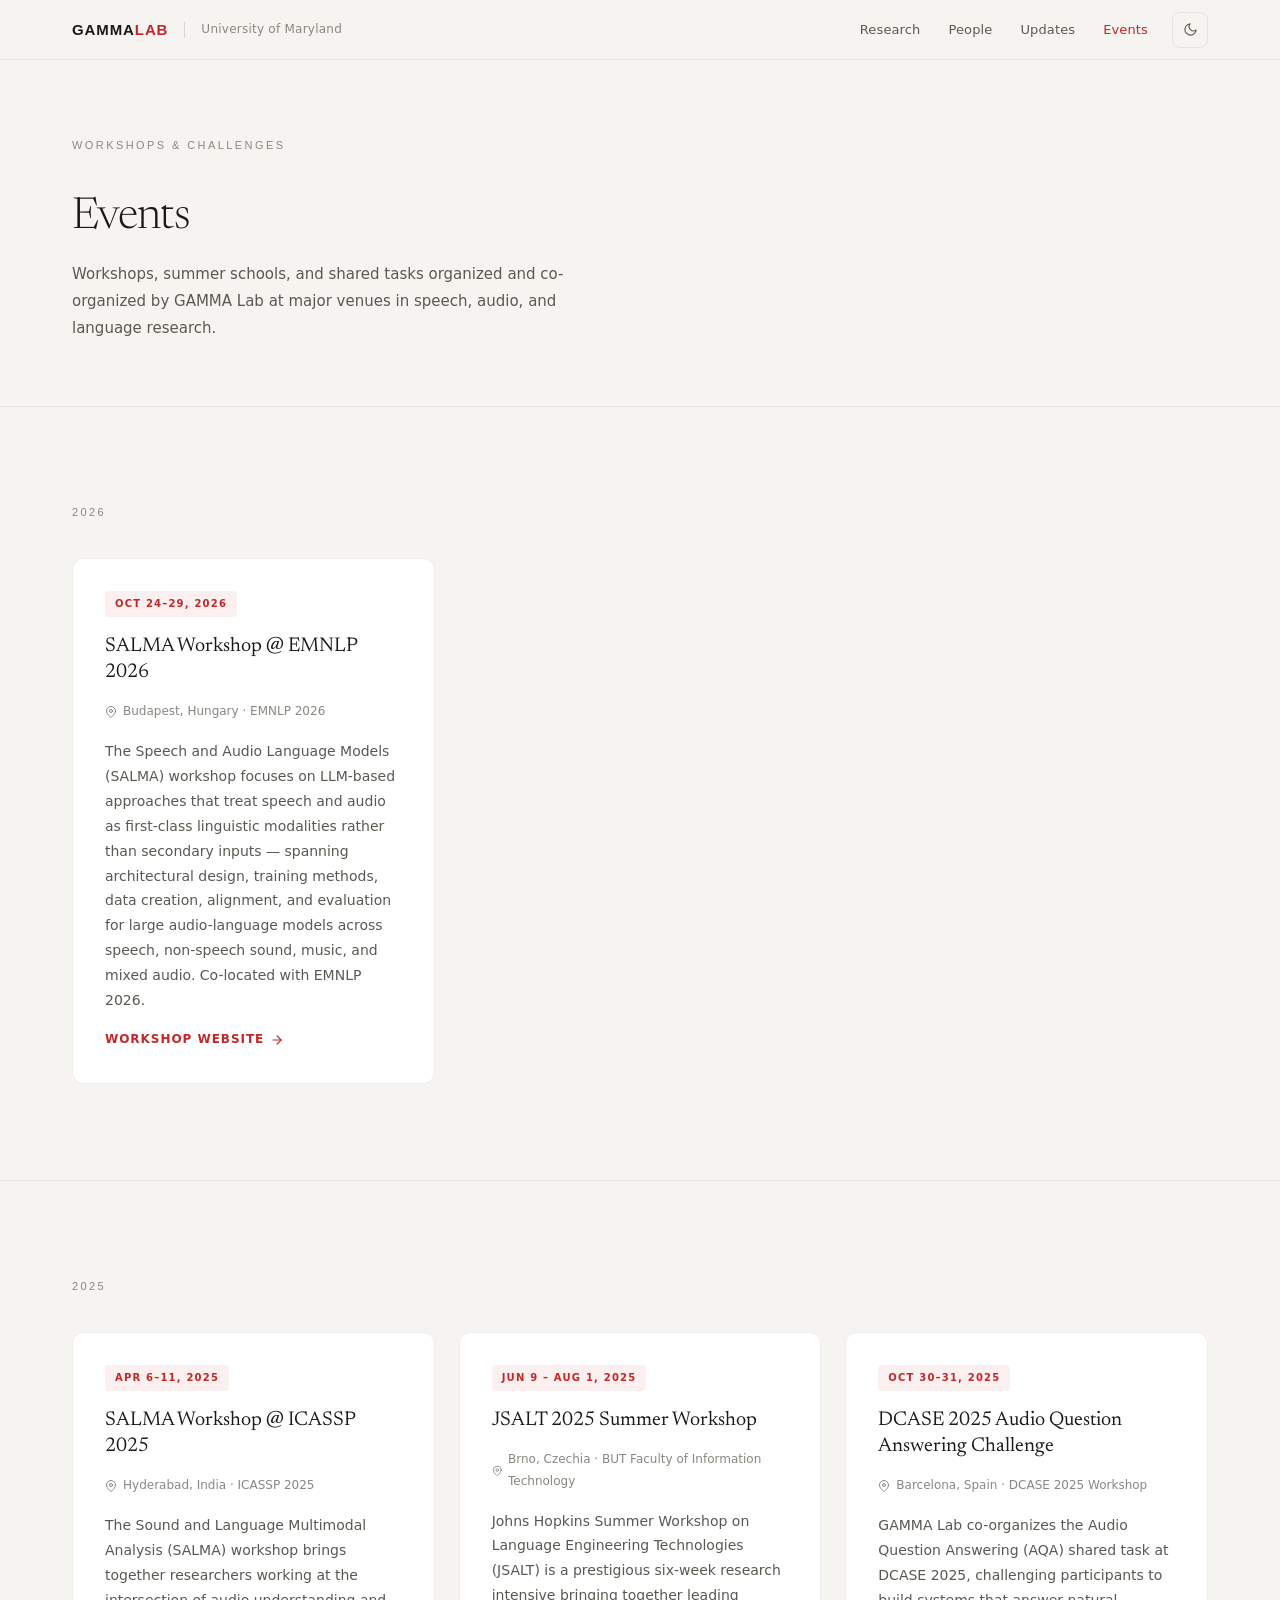
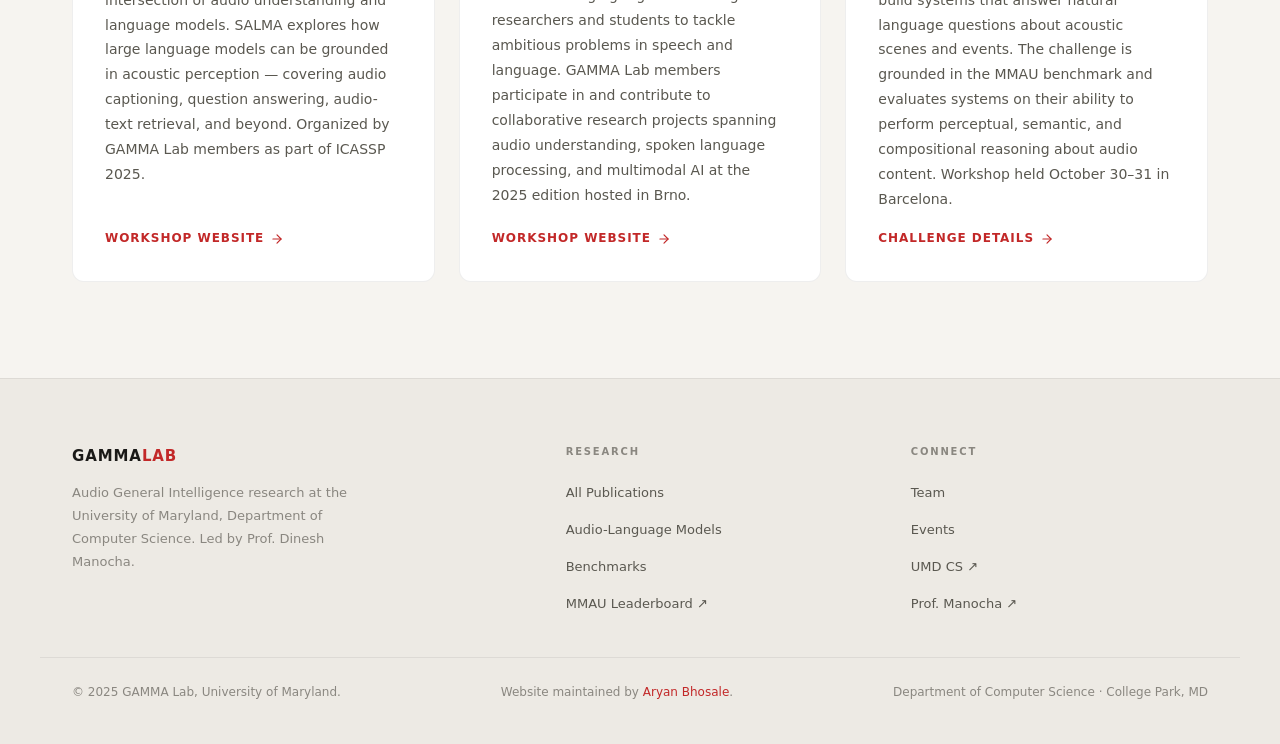
<file: events.html>
<!DOCTYPE html>
<html lang="en" data-theme="dark">
<head>
  <meta charset="UTF-8">
  <meta name="viewport" content="width=device-width, initial-scale=1.0">
  <title>GAMMA Lab — Events &amp; Workshops</title>
  <meta name="description" content="Workshops, challenges, and summer schools organized or participated in by GAMMA Lab at the University of Maryland.">

  <script>
    (function(){var t=localStorage.getItem('gamma-theme');if(!t)t=window.matchMedia('(prefers-color-scheme:dark)').matches?'dark':'light';document.documentElement.setAttribute('data-theme',t);})();
  </script>

  <link rel="stylesheet" href="css/style.css?v=20260926">
</head>
<body>

<!-- ── Navigation ─────────────────────────────────────────────── -->
<nav class="nav" role="navigation" aria-label="Main navigation">
  <div class="nav-inner">
    <div class="nav-brand">
      <a href="index.html" class="nav-logo">GAMMA<span>Lab</span></a>
      <div class="nav-sep" aria-hidden="true"></div>
      <a href="https://www.cs.umd.edu/" class="nav-umd" target="_blank" rel="noopener">University of Maryland</a>
    </div>
    <div class="nav-right">
      <a href="research.html" class="nav-link">Research</a>
      <a href="people.html"   class="nav-link">People</a>
      <a href="index.html#updates" class="nav-link">Updates</a>
      <a href="events.html"  class="nav-link active">Events</a>
      <button class="theme-toggle" aria-label="Toggle theme"></button>
      <button class="nav-hamburger" aria-label="Open menu" aria-expanded="false">
        <span></span><span></span><span></span>
      </button>
    </div>
  </div>
  <div class="nav-mobile-menu" aria-label="Mobile navigation">
    <a href="research.html" class="nav-link">Research</a>
    <a href="people.html"   class="nav-link">People</a>
    <a href="index.html#updates" class="nav-link">Updates</a>
    <a href="events.html"  class="nav-link active">Events</a>
  </div>
</nav>

<main>

<!-- ── Page header ────────────────────────────────────────────── -->
<header class="page-header">
  <div class="container">
    <span class="section-label">Workshops &amp; Challenges</span>
    <h1 class="page-title serif">Events</h1>
    <p class="page-subtitle">
      Workshops, summer schools, and shared tasks organized and co-organized by GAMMA Lab
      at major venues in speech, audio, and language research.
    </p>
  </div>
</header>

<!-- ── Events grid: 2026 ──────────────────────────────────────── -->
<section aria-labelledby="events-2026-label">
  <div class="container">
    <span class="section-label" id="events-2026-label">2026</span>
    <div class="events-grid stagger-children">

      <!-- SALMA 2026 @ EMNLP -->
      <article class="event-card">
        <span class="event-date-label">Oct 24–29, 2026</span>
        <h2 class="event-title serif">SALMA Workshop @ EMNLP 2026</h2>
        <div class="event-location">
          <svg width="12" height="12" viewBox="0 0 24 24" fill="none" stroke="currentColor" stroke-width="2" stroke-linecap="round" stroke-linejoin="round" aria-hidden="true">
            <path d="M21 10c0 7-9 13-9 13s-9-6-9-13a9 9 0 0 1 18 0z"/><circle cx="12" cy="10" r="3"/>
          </svg>
          Budapest, Hungary · EMNLP 2026
        </div>
        <p class="event-desc">
          The Speech and Audio Language Models (SALMA) workshop focuses on LLM-based approaches that
          treat speech and audio as first-class linguistic modalities rather than secondary inputs —
          spanning architectural design, training methods, data creation, alignment, and evaluation for
          large audio-language models across speech, non-speech sound, music, and mixed audio.
          Co-located with EMNLP 2026.
        </p>
        <a href="https://salma-workshop.github.io/salma-2026/" target="_blank" rel="noopener" class="event-cta">
          Workshop website
          <svg viewBox="0 0 24 24" fill="none" stroke="currentColor" stroke-width="2" stroke-linecap="round" stroke-linejoin="round" aria-hidden="true">
            <line x1="5" y1="12" x2="19" y2="12"/><polyline points="12 5 19 12 12 19"/>
          </svg>
        </a>
      </article>

    </div>
  </div>
</section>

<!-- ── Events grid ────────────────────────────────────────────── -->
<section aria-labelledby="events-grid-label">
  <div class="container">
    <span class="section-label" id="events-grid-label">2025</span>
    <div class="events-grid stagger-children">

      <!-- SALMA Workshop -->
      <article class="event-card">
        <span class="event-date-label">Apr 6–11, 2025</span>
        <h2 class="event-title serif">SALMA Workshop @ ICASSP 2025</h2>
        <div class="event-location">
          <svg width="12" height="12" viewBox="0 0 24 24" fill="none" stroke="currentColor" stroke-width="2" stroke-linecap="round" stroke-linejoin="round" aria-hidden="true">
            <path d="M21 10c0 7-9 13-9 13s-9-6-9-13a9 9 0 0 1 18 0z"/><circle cx="12" cy="10" r="3"/>
          </svg>
          Hyderabad, India · ICASSP 2025
        </div>
        <p class="event-desc">
          The Sound and Language Multimodal Analysis (SALMA) workshop brings together researchers
          working at the intersection of audio understanding and language models. SALMA explores
          how large language models can be grounded in acoustic perception — covering audio captioning,
          question answering, audio-text retrieval, and beyond. Organized by GAMMA Lab members
          as part of ICASSP 2025.
        </p>
        <a href="https://salmaworkshop.github.io/" target="_blank" rel="noopener" class="event-cta">
          Workshop website
          <svg viewBox="0 0 24 24" fill="none" stroke="currentColor" stroke-width="2" stroke-linecap="round" stroke-linejoin="round" aria-hidden="true">
            <line x1="5" y1="12" x2="19" y2="12"/><polyline points="12 5 19 12 12 19"/>
          </svg>
        </a>
      </article>

      <!-- JSALT 2025 -->
      <article class="event-card">
        <span class="event-date-label">Jun 9 – Aug 1, 2025</span>
        <h2 class="event-title serif">JSALT 2025 Summer Workshop</h2>
        <div class="event-location">
          <svg width="12" height="12" viewBox="0 0 24 24" fill="none" stroke="currentColor" stroke-width="2" stroke-linecap="round" stroke-linejoin="round" aria-hidden="true">
            <path d="M21 10c0 7-9 13-9 13s-9-6-9-13a9 9 0 0 1 18 0z"/><circle cx="12" cy="10" r="3"/>
          </svg>
          Brno, Czechia · BUT Faculty of Information Technology
        </div>
        <p class="event-desc">
          Johns Hopkins Summer Workshop on Language Engineering Technologies (JSALT) is a prestigious
          six-week research intensive bringing together leading researchers and students to tackle
          ambitious problems in speech and language. GAMMA Lab members participate in and contribute
          to collaborative research projects spanning audio understanding, spoken language processing,
          and multimodal AI at the 2025 edition hosted in Brno.
        </p>
        <a href="https://jsalt2025.fit.vut.cz/summer-workshop" target="_blank" rel="noopener" class="event-cta">
          Workshop website
          <svg viewBox="0 0 24 24" fill="none" stroke="currentColor" stroke-width="2" stroke-linecap="round" stroke-linejoin="round" aria-hidden="true">
            <line x1="5" y1="12" x2="19" y2="12"/><polyline points="12 5 19 12 12 19"/>
          </svg>
        </a>
      </article>

      <!-- DCASE 2025 -->
      <article class="event-card">
        <span class="event-date-label">Oct 30–31, 2025</span>
        <h2 class="event-title serif">DCASE 2025 Audio Question Answering Challenge</h2>
        <div class="event-location">
          <svg width="12" height="12" viewBox="0 0 24 24" fill="none" stroke="currentColor" stroke-width="2" stroke-linecap="round" stroke-linejoin="round" aria-hidden="true">
            <path d="M21 10c0 7-9 13-9 13s-9-6-9-13a9 9 0 0 1 18 0z"/><circle cx="12" cy="10" r="3"/>
          </svg>
          Barcelona, Spain · DCASE 2025 Workshop
        </div>
        <p class="event-desc">
          GAMMA Lab co-organizes the Audio Question Answering (AQA) shared task at DCASE 2025,
          challenging participants to build systems that answer natural language questions about
          acoustic scenes and events. The challenge is grounded in the MMAU benchmark and
          evaluates systems on their ability to perform perceptual, semantic, and compositional
          reasoning about audio content. Workshop held October 30–31 in Barcelona.
        </p>
        <a href="https://dcase.community/challenge2025/index#audio-question-answering" target="_blank" rel="noopener" class="event-cta">
          Challenge details
          <svg viewBox="0 0 24 24" fill="none" stroke="currentColor" stroke-width="2" stroke-linecap="round" stroke-linejoin="round" aria-hidden="true">
            <line x1="5" y1="12" x2="19" y2="12"/><polyline points="12 5 19 12 12 19"/>
          </svg>
        </a>
      </article>

    </div>
  </div>
</section>

</main>

<!-- ── Footer ─────────────────────────────────────────────────── -->
<footer class="footer">
  <div class="footer-inner">
    <div>
      <div class="footer-logo">GAMMA<span>Lab</span></div>
      <p class="footer-desc">
        Audio General Intelligence research at the University of Maryland,
        Department of Computer Science. Led by Prof. Dinesh Manocha.
      </p>
    </div>
    <div class="footer-col">
      <h4>Research</h4>
      <ul>
        <li><a href="research.html">All Publications</a></li>
        <li><a href="research.html?theme=audio-llm">Audio-Language Models</a></li>
        <li><a href="research.html?theme=benchmarks">Benchmarks</a></li>
        <li><a href="https://github.com/Sakshi113/mmau" target="_blank" rel="noopener">MMAU Leaderboard ↗</a></li>
      </ul>
    </div>
    <div class="footer-col">
      <h4>Connect</h4>
      <ul>
        <li><a href="people.html">Team</a></li>
        <li><a href="events.html">Events</a></li>
        <li><a href="https://www.cs.umd.edu/" target="_blank" rel="noopener">UMD CS ↗</a></li>
        <li><a href="https://www.cs.umd.edu/people/dmanocha" target="_blank" rel="noopener">Prof. Manocha ↗</a></li>
      </ul>
    </div>
  </div>
  <div class="footer-bottom">
    <p>© 2025 GAMMA Lab, University of Maryland.</p>
    <p>Website maintained by <a href="https://aryanvib.github.io/" target="_blank" rel="noopener" style="color:var(--accent)">Aryan Bhosale</a>.</p>
    <p>Department of Computer Science · College Park, MD</p>
  </div>
</footer>

<script src="js/theme.js"></script>
<script src="js/reveal.js"></script>

</body>
</html>
</file>
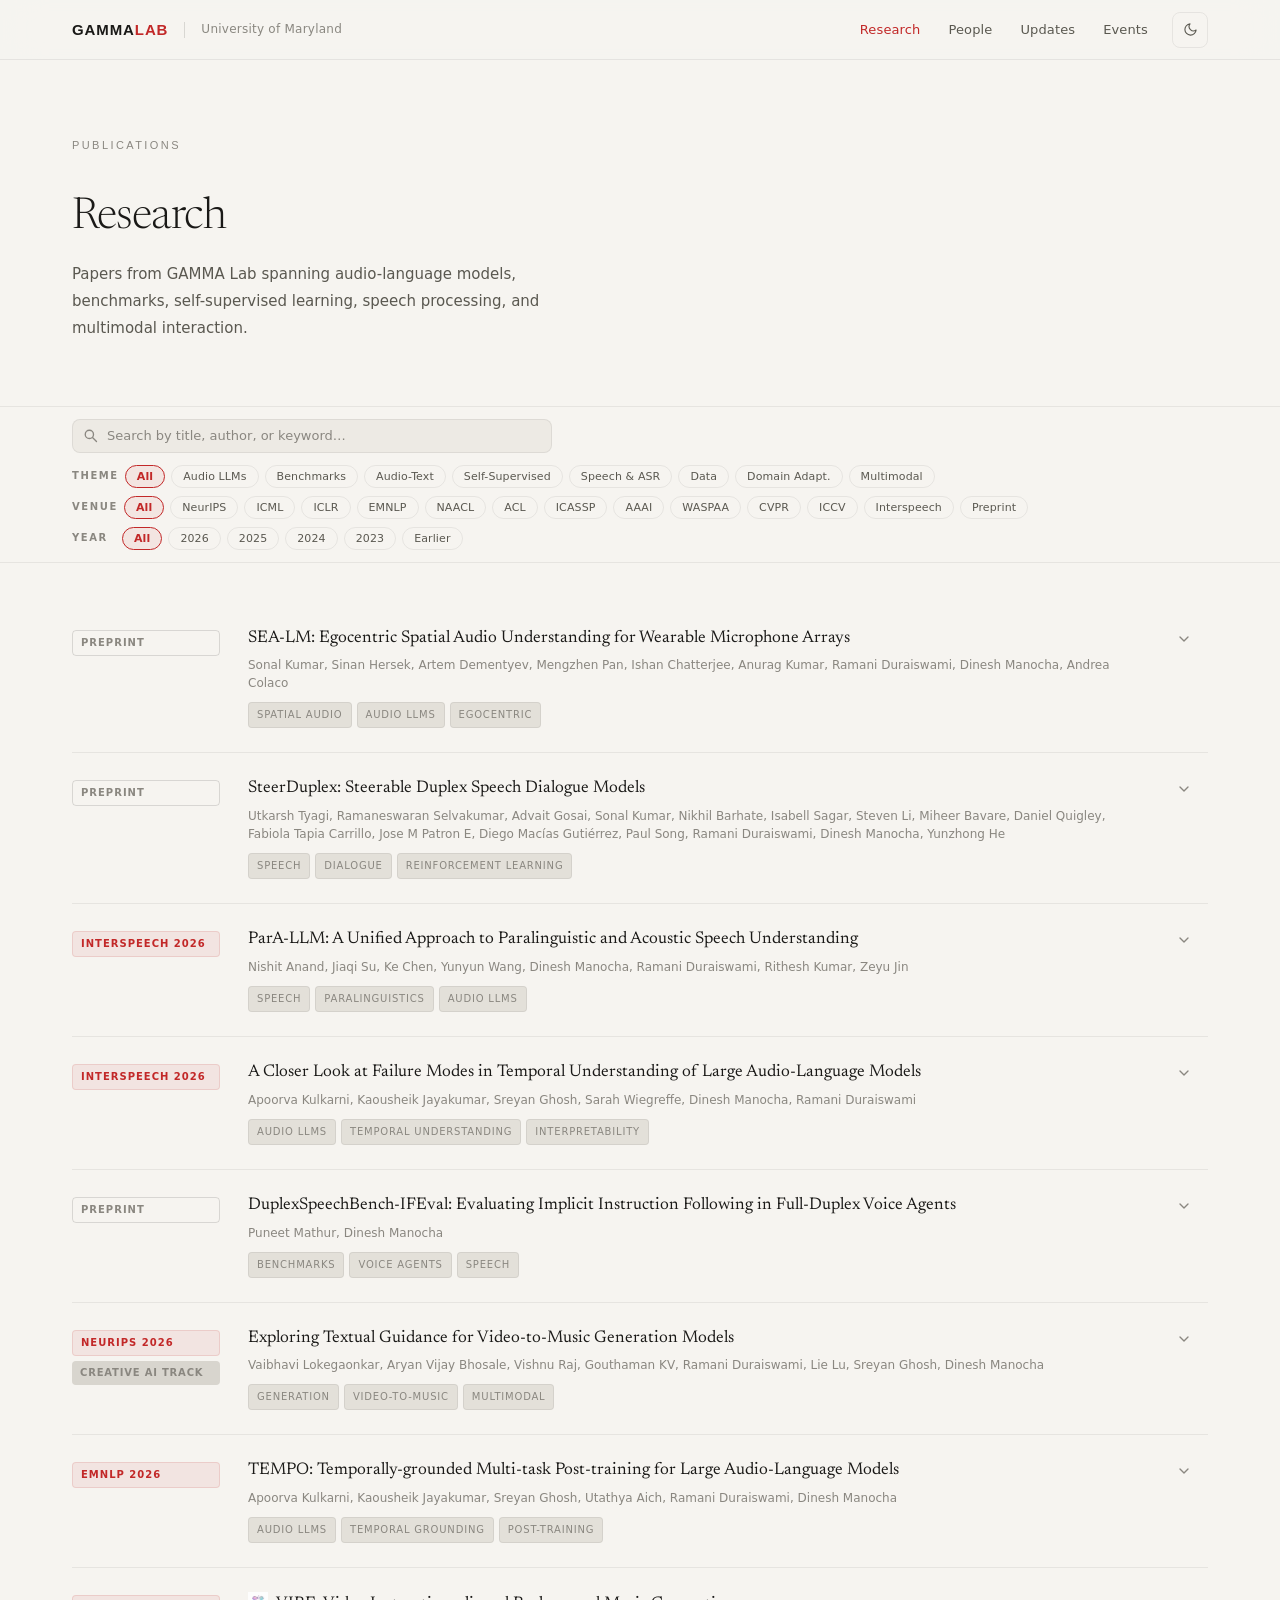
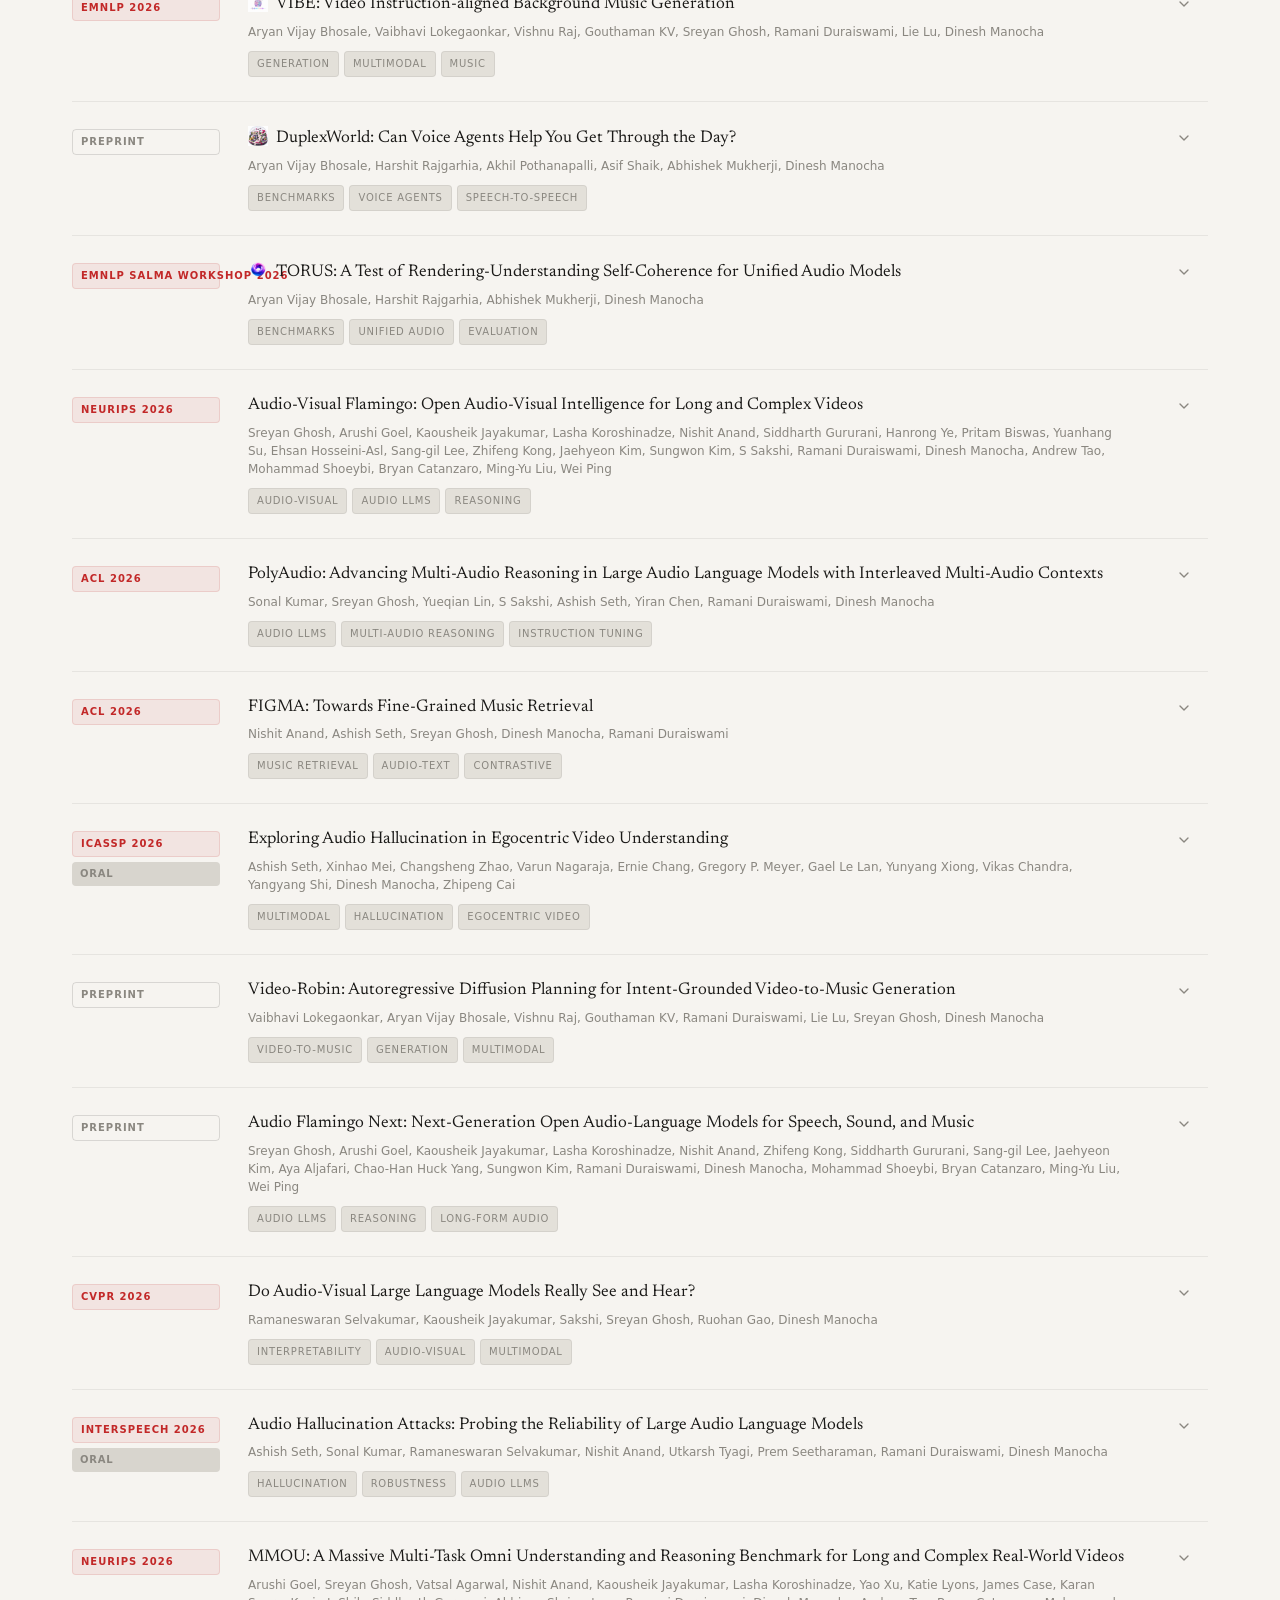
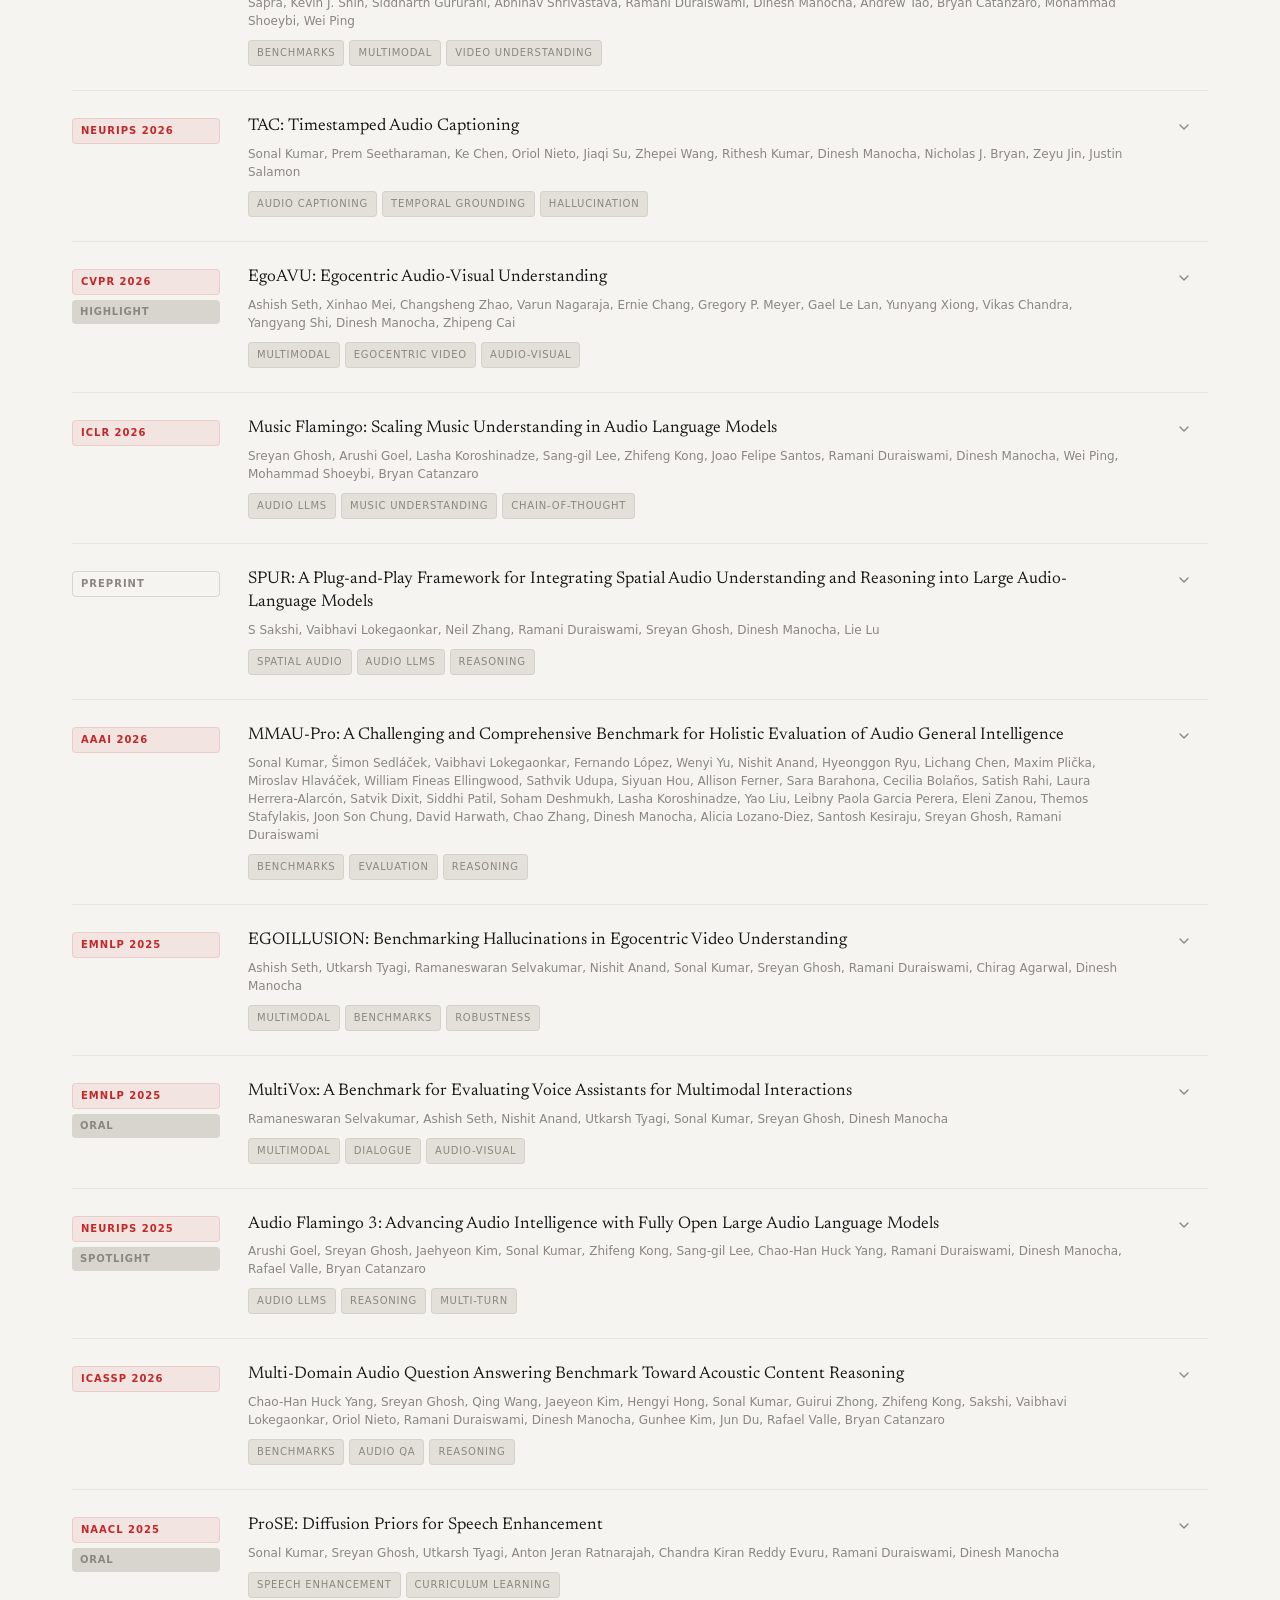
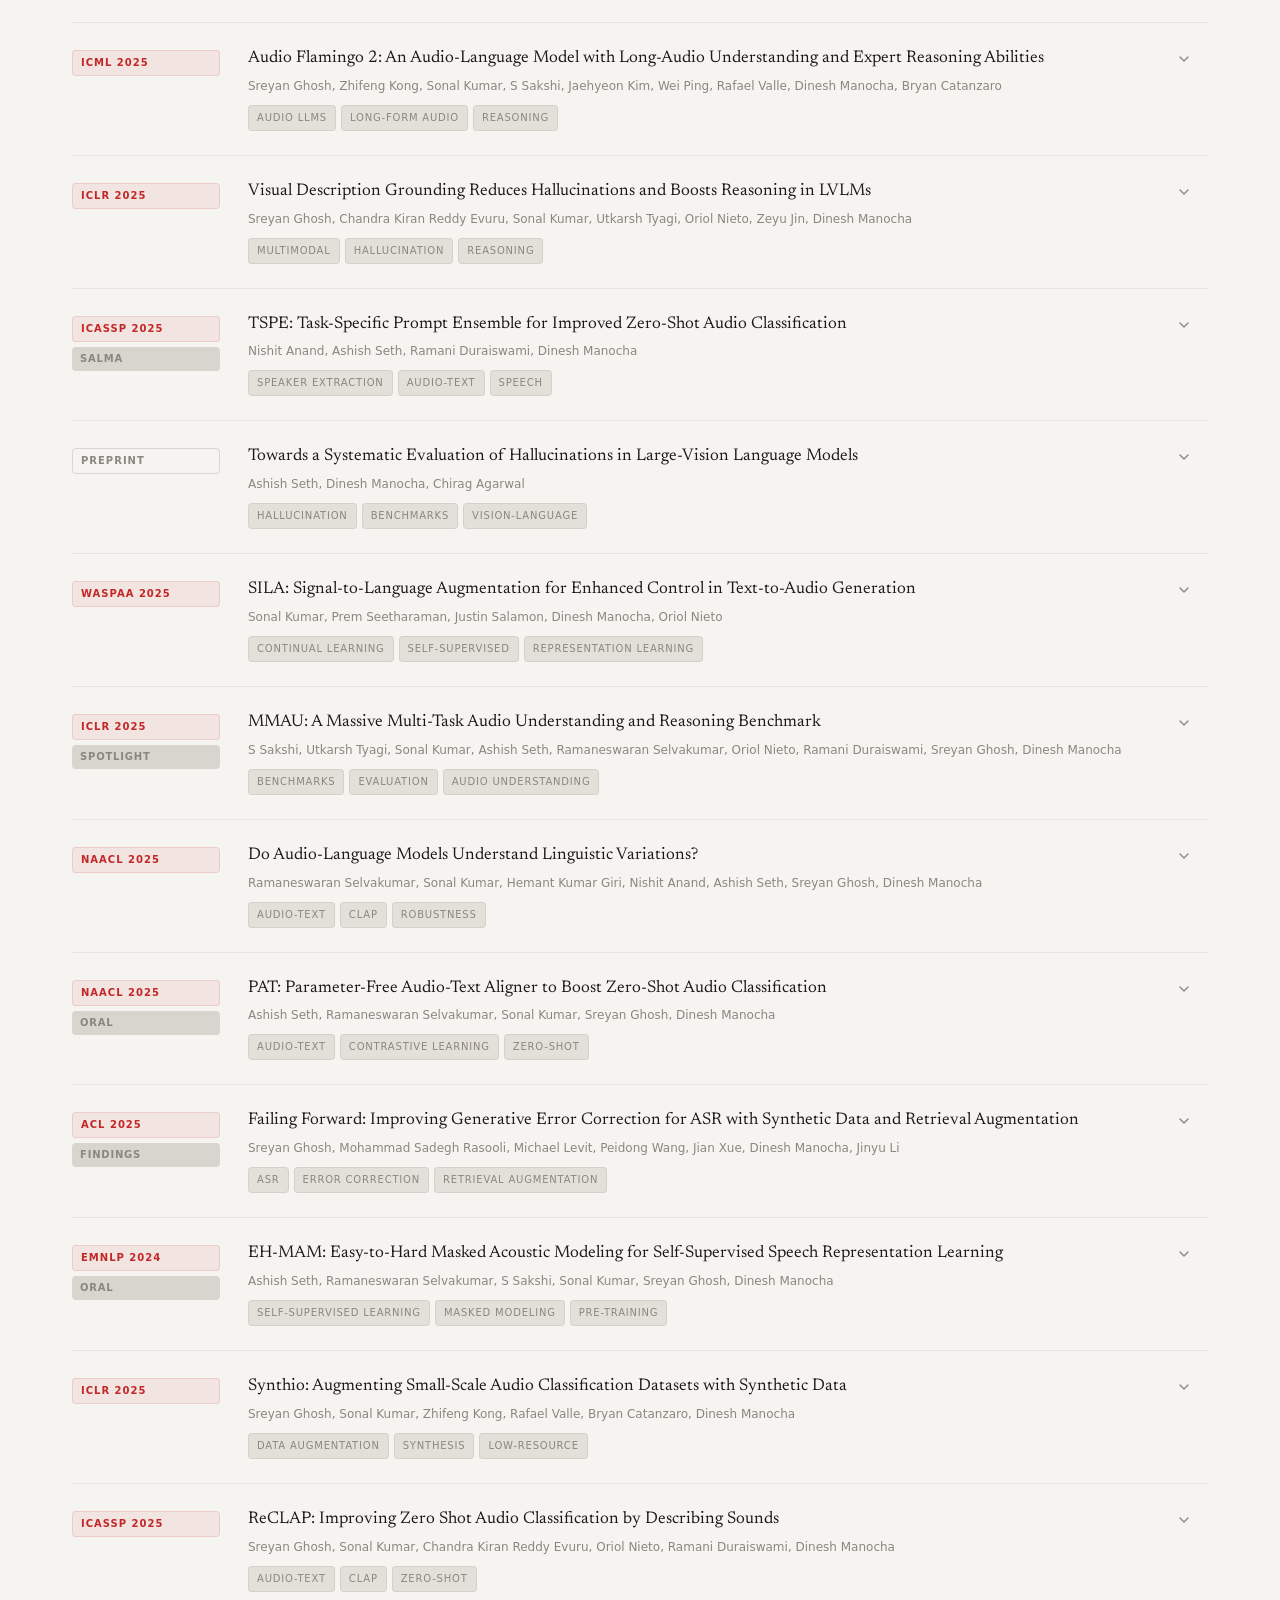
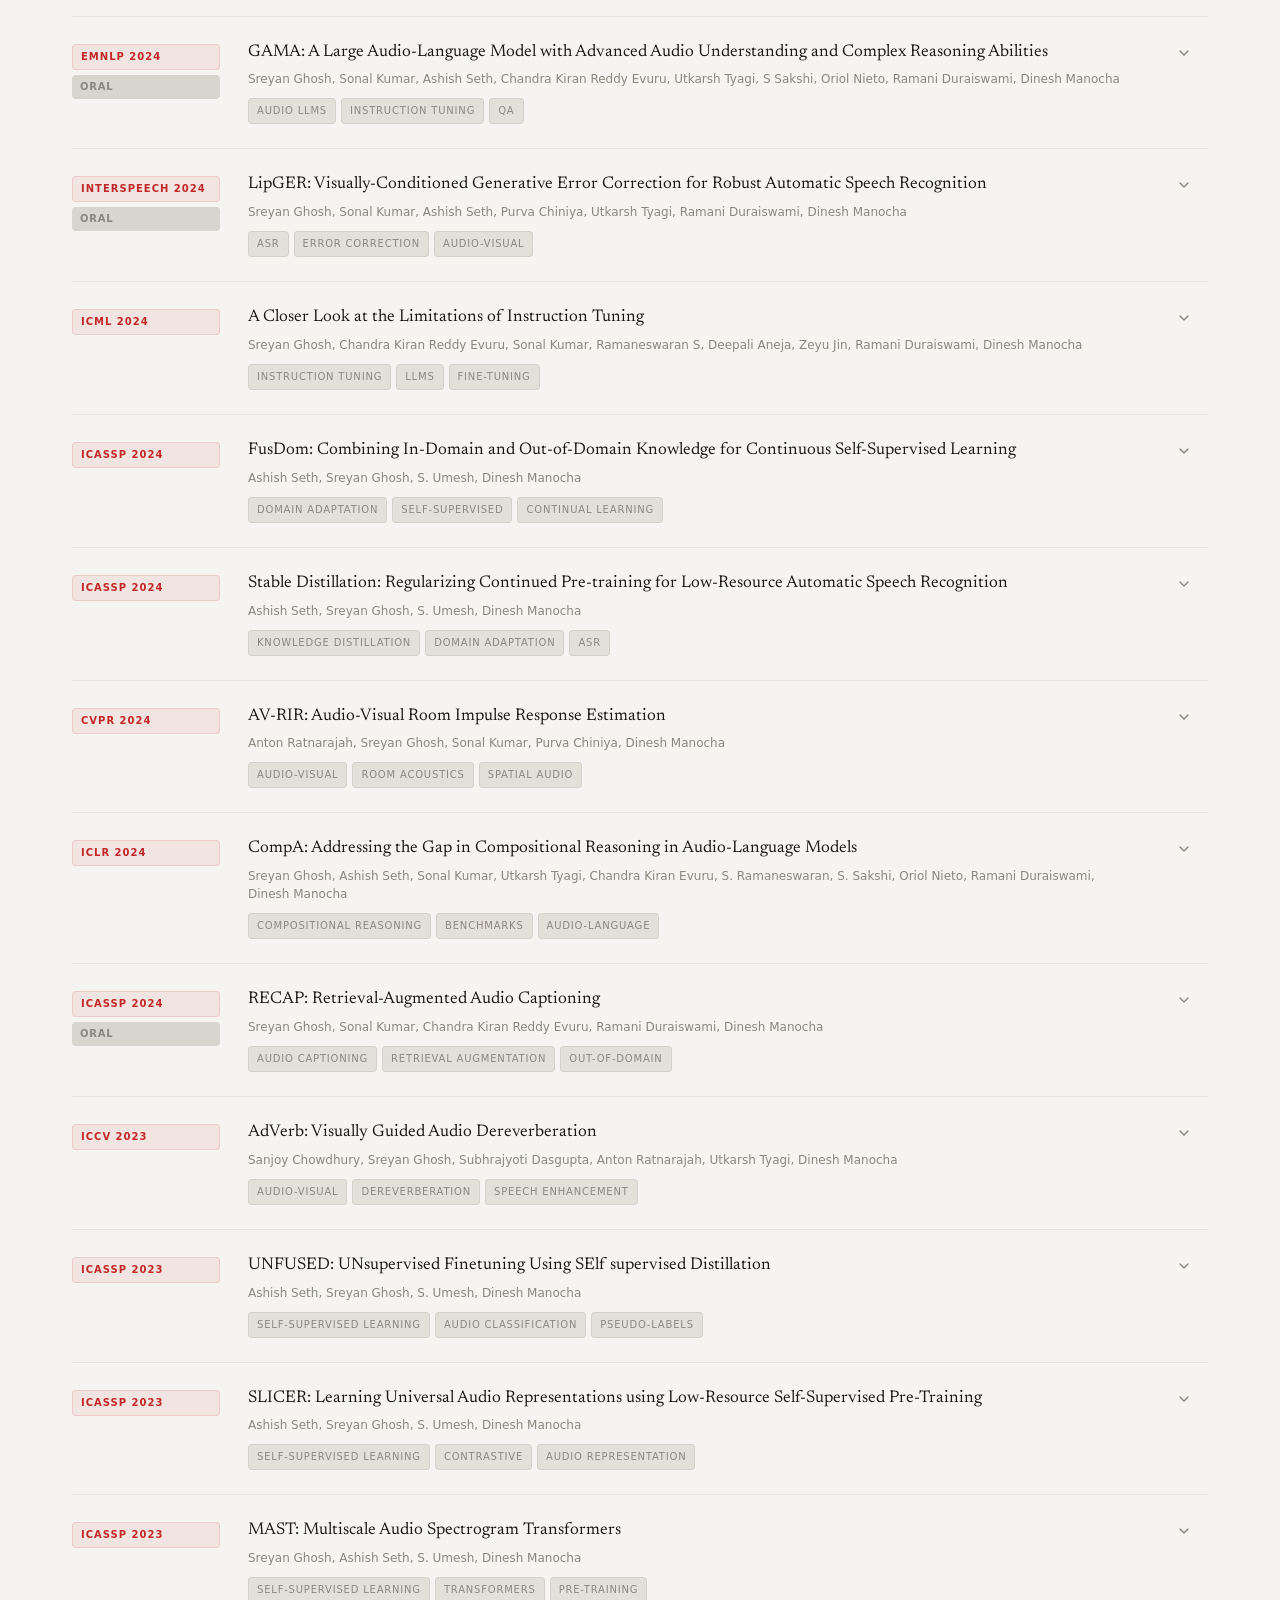
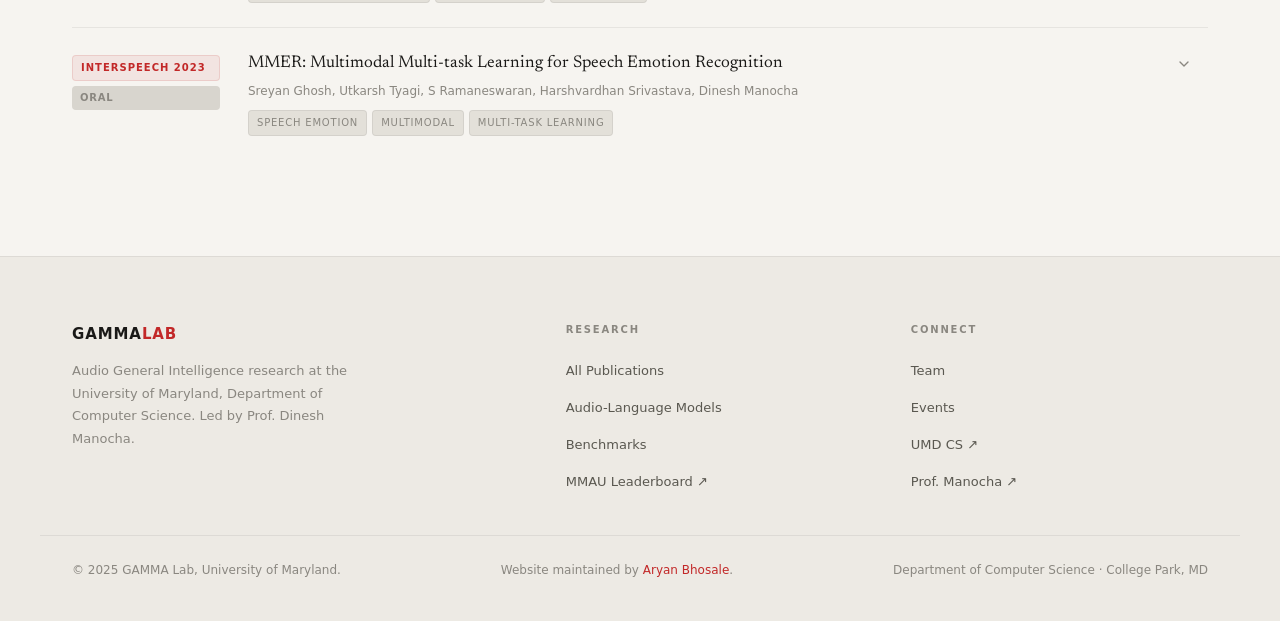
<file: research.html>
<!DOCTYPE html>
<html lang="en" data-theme="dark">
<head>
  <meta charset="UTF-8">
  <meta name="viewport" content="width=device-width, initial-scale=1.0">
  <title>GAMMA Lab — Research</title>
  <meta name="description" content="Full publication archive of GAMMA Lab at the University of Maryland — audio language models, benchmarks, self-supervised learning, and more.">

  <script>
    (function(){var t=localStorage.getItem('gamma-theme');if(!t)t=window.matchMedia('(prefers-color-scheme:dark)').matches?'dark':'light';document.documentElement.setAttribute('data-theme',t);})();
  </script>

  <link rel="stylesheet" href="css/style.css?v=20260926">
</head>
<body>

<!-- ── Navigation ─────────────────────────────────────────────── -->
<nav class="nav" role="navigation" aria-label="Main navigation">
  <div class="nav-inner">
    <div class="nav-brand">
      <a href="index.html" class="nav-logo">GAMMA<span>Lab</span></a>
      <div class="nav-sep" aria-hidden="true"></div>
      <a href="https://www.cs.umd.edu/" class="nav-umd" target="_blank" rel="noopener">University of Maryland</a>
    </div>
    <div class="nav-right">
      <a href="research.html" class="nav-link active">Research</a>
      <a href="people.html"   class="nav-link">People</a>
      <a href="index.html#updates" class="nav-link">Updates</a>
      <a href="events.html"  class="nav-link">Events</a>
      <button class="theme-toggle" aria-label="Toggle theme"></button>
      <button class="nav-hamburger" aria-label="Open menu" aria-expanded="false">
        <span></span><span></span><span></span>
      </button>
    </div>
  </div>
  <div class="nav-mobile-menu" aria-label="Mobile navigation">
    <a href="research.html" class="nav-link active">Research</a>
    <a href="people.html"   class="nav-link">People</a>
    <a href="index.html#updates" class="nav-link">Updates</a>
    <a href="events.html"  class="nav-link">Events</a>
  </div>
</nav>

<!-- ── Page header ────────────────────────────────────────────── -->
<header class="page-header">
  <div class="container">
    <span class="section-label">Publications</span>
    <h1 class="page-title serif">Research</h1>
    <p class="page-subtitle">
      Papers from GAMMA Lab spanning audio-language models, benchmarks, self-supervised learning,
      speech processing, and multimodal interaction.
    </p>
  </div>
</header>

<!-- ── Filter bar ─────────────────────────────────────────────── -->
<div class="filter-bar" role="search" aria-label="Filter publications">
  <div class="filter-inner">

    <div class="filter-search-row">
      <div class="search-wrap">
        <svg class="search-icon" viewBox="0 0 20 20" fill="none" stroke="currentColor" stroke-width="1.8" stroke-linecap="round" stroke-linejoin="round" aria-hidden="true"><circle cx="8.5" cy="8.5" r="5.5"/><line x1="13" y1="13" x2="18" y2="18"/></svg>
        <input id="paper-search" class="search-input" type="search" placeholder="Search by title, author, or keyword…" autocomplete="off" spellcheck="false" aria-label="Search papers">
        <button class="search-clear" id="search-clear" aria-label="Clear search" hidden>✕</button>
      </div>
    </div>

    <div class="filter-row">
      <span class="filter-label">Theme</span>
      <button class="filter-pill active" data-filter-type="theme" data-filter-value="all">All</button>
      <button class="filter-pill" data-filter-type="theme" data-filter-value="audio-llm">Audio LLMs</button>
      <button class="filter-pill" data-filter-type="theme" data-filter-value="benchmarks">Benchmarks</button>
      <button class="filter-pill" data-filter-type="theme" data-filter-value="audio-text">Audio-Text</button>
      <button class="filter-pill" data-filter-type="theme" data-filter-value="ssl">Self-Supervised</button>
      <button class="filter-pill" data-filter-type="theme" data-filter-value="speech">Speech &amp; ASR</button>
      <button class="filter-pill" data-filter-type="theme" data-filter-value="data">Data</button>
      <button class="filter-pill" data-filter-type="theme" data-filter-value="domain">Domain Adapt.</button>
      <button class="filter-pill" data-filter-type="theme" data-filter-value="multimodal">Multimodal</button>
    </div>

    <div class="filter-row">
      <span class="filter-label">Venue</span>
      <button class="filter-pill active" data-filter-type="venue" data-filter-value="all">All</button>
      <button class="filter-pill" data-filter-type="venue" data-filter-value="NeurIPS">NeurIPS</button>
      <button class="filter-pill" data-filter-type="venue" data-filter-value="ICML">ICML</button>
      <button class="filter-pill" data-filter-type="venue" data-filter-value="ICLR">ICLR</button>
      <button class="filter-pill" data-filter-type="venue" data-filter-value="EMNLP">EMNLP</button>
      <button class="filter-pill" data-filter-type="venue" data-filter-value="NAACL">NAACL</button>
      <button class="filter-pill" data-filter-type="venue" data-filter-value="ACL">ACL</button>
      <button class="filter-pill" data-filter-type="venue" data-filter-value="ICASSP">ICASSP</button>
      <button class="filter-pill" data-filter-type="venue" data-filter-value="AAAI">AAAI</button>
      <button class="filter-pill" data-filter-type="venue" data-filter-value="WASPAA">WASPAA</button>
      <button class="filter-pill" data-filter-type="venue" data-filter-value="CVPR">CVPR</button>
      <button class="filter-pill" data-filter-type="venue" data-filter-value="ICCV">ICCV</button>
      <button class="filter-pill" data-filter-type="venue" data-filter-value="Interspeech">Interspeech</button>
      <button class="filter-pill" data-filter-type="venue" data-filter-value="preprint">Preprint</button>
    </div>

    <div class="filter-row">
      <span class="filter-label">Year</span>
      <button class="filter-pill active" data-filter-type="year" data-filter-value="all">All</button>
      <button class="filter-pill" data-filter-type="year" data-filter-value="2026">2026</button>
      <button class="filter-pill" data-filter-type="year" data-filter-value="2025">2025</button>
      <button class="filter-pill" data-filter-type="year" data-filter-value="2024">2024</button>
      <button class="filter-pill" data-filter-type="year" data-filter-value="2023">2023</button>
      <button class="filter-pill" data-filter-type="year" data-filter-value="other">Earlier</button>
    </div>

  </div>
</div>

<!-- ── Papers list ─────────────────────────────────────────────── -->
<div class="papers-list" role="list" aria-label="Publications">

  <div id="papers-empty" class="papers-empty">
    No papers match the selected filters.
  </div>

      <!-- ── SEA-LM ────────────────────────────────────────────────── -->
  <div class="paper-row-wrap" data-theme="audio-llm" data-venue="preprint" data-year="2026" role="listitem">
    <div class="paper-row" tabindex="0" role="button" aria-expanded="false">
      <div class="paper-row-venue">
        <span class="venue-badge" style="background:transparent;border-color:var(--border2);color:var(--t3);">Preprint</span>
      </div>
      <div class="paper-row-main">
        <div class="paper-row-title serif">SEA-LM: Egocentric Spatial Audio Understanding for Wearable Microphone Arrays</div>
        <div class="paper-row-authors">Sonal Kumar, Sinan Hersek, Artem Dementyev, Mengzhen Pan, Ishan Chatterjee, Anurag Kumar, Ramani Duraiswami, Dinesh Manocha, Andrea Colaco</div>
        <div class="paper-row-tags">
          <span class="tag">Spatial Audio</span>
          <span class="tag">Audio LLMs</span>
          <span class="tag">Egocentric</span>
        </div>
      </div>
      <div class="paper-row-chevron">
        <svg viewBox="0 0 24 24" fill="none" stroke="currentColor" stroke-width="2" stroke-linecap="round" stroke-linejoin="round" aria-hidden="true"><polyline points="6 9 12 15 18 9"/></svg>
      </div>
    </div>
    <div class="paper-expand">
      <div class="paper-abstract">
        A spatial audio understanding model for egocentric settings, where large audio-language models typically lose the spatial cues needed for sound localization and for separating overlapping sources. SEA-LM pairs FOACODER, a layout-flexible spatial audio encoder trained on source localization and ego-centric voice activity detection over First Order Ambisonics derived from variable smart-glasses arrays, with an MLLM trained through a two-stage curriculum over six tasks, including sound localization and spatially selective transcription. A Spatio-temporal Weighted Cross-Entropy Loss keeps transcription from overwhelming direction predictions. SEA-LM achieves lower azimuth and elevation MAE, higher temporal IoU, fewer hallucinated or missed sources, and lower WER on most transcription tasks than baselines, while remaining robust across 1,211 array configurations with 4 to 9 microphones.
      </div>
      <div class="paper-links">
        <a href="https://arxiv.org/abs/2610.05610" class="paper-link" target="_blank" rel="noopener">arXiv</a>
      </div>
    </div>
  </div>

      <!-- ── SteerDuplex ───────────────────────────────────────────── -->
  <div class="paper-row-wrap" data-theme="speech" data-venue="preprint" data-year="2026" role="listitem">
    <div class="paper-row" tabindex="0" role="button" aria-expanded="false">
      <div class="paper-row-venue">
        <span class="venue-badge" style="background:transparent;border-color:var(--border2);color:var(--t3);">Preprint</span>
      </div>
      <div class="paper-row-main">
        <div class="paper-row-title serif">SteerDuplex: Steerable Duplex Speech Dialogue Models</div>
        <div class="paper-row-authors">Utkarsh Tyagi, Ramaneswaran Selvakumar, Advait Gosai, Sonal Kumar, Nikhil Barhate, Isabell Sagar, Steven Li, Miheer Bavare, Daniel Quigley, Fabiola Tapia Carrillo, Jose M Patron E, Diego Macías Gutiérrez, Paul Song, Ramani Duraiswami, Dinesh Manocha, Yunzhong He</div>
        <div class="paper-row-tags">
          <span class="tag">Speech</span>
          <span class="tag">Dialogue</span>
          <span class="tag">Reinforcement Learning</span>
        </div>
      </div>
      <div class="paper-row-chevron">
        <svg viewBox="0 0 24 24" fill="none" stroke="currentColor" stroke-width="2" stroke-linecap="round" stroke-linejoin="round" aria-hidden="true"><polyline points="6 9 12 15 18 9"/></svg>
      </div>
    </div>
    <div class="paper-expand">
      <div class="paper-abstract">
        A system that makes full-duplex spoken dialogue models steerable — reliably shifting conversational behavior along attributes such as tone, persona, speaking rate, and voice style in response to user instructions. SteerDuplex pairs supervised training with a two-stage reinforcement learning recipe using hybrid rewards, and introduces SteerBench, a benchmark of 390 prompts and 1,067 human-authored rubrics. Supervised training improves audio-steering pass rates by 44.5 points over baseline systems, while RL enhances interruption handling and reduces barge-in errors.
      </div>
      <div class="paper-links">
        <a href="https://arxiv.org/abs/2609.12623" class="paper-link" target="_blank" rel="noopener">arXiv</a>
        <a href="https://github.com/Utkarsh4430/SteerDuplex" class="paper-link" target="_blank" rel="noopener">Project</a>
      </div>
    </div>
  </div>

      <!-- ── ParA-LLM ──────────────────────────────────────────────── -->
  <div class="paper-row-wrap" data-theme="audio-llm" data-venue="Interspeech" data-year="2026" role="listitem">
    <div class="paper-row" tabindex="0" role="button" aria-expanded="false">
      <div class="paper-row-venue">
        <span class="venue-badge">Interspeech 2026</span>
      </div>
      <div class="paper-row-main">
        <div class="paper-row-title serif">ParA-LLM: A Unified Approach to Paralinguistic and Acoustic Speech Understanding</div>
        <div class="paper-row-authors">Nishit Anand, Jiaqi Su, Ke Chen, Yunyun Wang, Dinesh Manocha, Ramani Duraiswami, Rithesh Kumar, Zeyu Jin</div>
        <div class="paper-row-tags">
          <span class="tag">Speech</span>
          <span class="tag">Paralinguistics</span>
          <span class="tag">Audio LLMs</span>
        </div>
      </div>
      <div class="paper-row-chevron">
        <svg viewBox="0 0 24 24" fill="none" stroke="currentColor" stroke-width="2" stroke-linecap="round" stroke-linejoin="round" aria-hidden="true"><polyline points="6 9 12 15 18 9"/></svg>
      </div>
    </div>
    <div class="paper-expand">
      <div class="paper-abstract">
        A unified framework that gives audio language models a grasp of paralinguistic and acoustic speech attributes — speaker traits, expressive variation, and environmental conditions — that existing systems largely miss. ParA-LLM defines 22 paralinguistic characteristics, is trained on over 1.2M audio-QA pairs through a two-stage curriculum (single-attribute then multi-attribute reasoning), and is evaluated on ParA-Bench, a 6,000-question benchmark where frontier models such as GPT-4o-Audio reach only 36% accuracy. ParA-LLM surpasses state-of-the-art audio LLMs by 7.5% on ParA-Bench with further gains on other speech benchmarks.
      </div>
      <div class="paper-links">
        <a href="https://arxiv.org/abs/2609.22771" class="paper-link" target="_blank" rel="noopener">arXiv</a>
        <a href="https://nishitanand.github.io/paralinguistic-understanding-llm/" class="paper-link" target="_blank" rel="noopener">Project</a>
      </div>
    </div>
  </div>

      <!-- ── A Closer Look at Failure Modes (Temporal Understanding) ── -->
  <div class="paper-row-wrap" data-theme="audio-llm" data-venue="Interspeech" data-year="2026" role="listitem">
    <div class="paper-row" tabindex="0" role="button" aria-expanded="false">
      <div class="paper-row-venue">
        <span class="venue-badge">Interspeech 2026</span>
      </div>
      <div class="paper-row-main">
        <div class="paper-row-title serif">A Closer Look at Failure Modes in Temporal Understanding of Large Audio-Language Models</div>
        <div class="paper-row-authors">Apoorva Kulkarni, Kaousheik Jayakumar, Sreyan Ghosh, Sarah Wiegreffe, Dinesh Manocha, Ramani Duraiswami</div>
        <div class="paper-row-tags">
          <span class="tag">Audio LLMs</span>
          <span class="tag">Temporal Understanding</span>
          <span class="tag">Interpretability</span>
        </div>
      </div>
      <div class="paper-row-chevron">
        <svg viewBox="0 0 24 24" fill="none" stroke="currentColor" stroke-width="2" stroke-linecap="round" stroke-linejoin="round" aria-hidden="true"><polyline points="6 9 12 15 18 9"/></svg>
      </div>
    </div>
    <div class="paper-expand">
      <div class="paper-abstract">
        A mechanistic study of why large audio-language models still struggle with temporal reasoning. The authors introduce a benchmark of 1,657 questions across three foundational tasks designed for mechanistic analysis, and find that models often under-utilize audio when textual cues are available. Comparing attention interventions, they show that redistributing attention across audio tokens is more effective than simply increasing overall audio attention — pointing to concrete levers for improving temporal understanding.
      </div>
      <div class="paper-links">
        <a href="https://arxiv.org/abs/2606.17417" class="paper-link" target="_blank" rel="noopener">arXiv</a>
      </div>
    </div>
  </div>

      <!-- ── DuplexSpeechBench-IFEval ──────────────────────────────── -->
  <div class="paper-row-wrap" data-theme="speech" data-venue="preprint" data-year="2026" role="listitem">
    <div class="paper-row" tabindex="0" role="button" aria-expanded="false">
      <div class="paper-row-venue">
        <span class="venue-badge" style="background:transparent;border-color:var(--border2);color:var(--t3);">Preprint</span>
      </div>
      <div class="paper-row-main">
        <div class="paper-row-title serif">DuplexSpeechBench-IFEval: Evaluating Implicit Instruction Following in Full-Duplex Voice Agents</div>
        <div class="paper-row-authors">Puneet Mathur, Dinesh Manocha</div>
        <div class="paper-row-tags">
          <span class="tag">Benchmarks</span>
          <span class="tag">Voice Agents</span>
          <span class="tag">Speech</span>
        </div>
      </div>
      <div class="paper-row-chevron">
        <svg viewBox="0 0 24 24" fill="none" stroke="currentColor" stroke-width="2" stroke-linecap="round" stroke-linejoin="round" aria-hidden="true"><polyline points="6 9 12 15 18 9"/></svg>
      </div>
    </div>
    <div class="paper-expand">
      <div class="paper-abstract">
        A benchmark for implicit instruction following in full-duplex voice agents, which must continuously decide when to listen, backchannel, interrupt, handle overlaps, take the floor, and yield — often from a role or persona rather than explicit turn-management instructions. DSB-IFEval comprises 1,038 test cases across eight assistant roles and five conditioning protocols, scoring real-time floor management (Instruction Adherence Score) and persona-consistent content (Persona Adherence Score). Across six real-time speech systems it reveals architecture-dependent trade-offs, with full-duplex models more sensitive to explicit versus inferred behavioral instructions.
      </div>
      <div class="paper-links">
        <a href="https://arxiv.org/abs/2609.03423" class="paper-link" target="_blank" rel="noopener">arXiv</a>
      </div>
    </div>
  </div>

      <!-- ── Exploring Textual Guidance for Video-to-Music Generation ─ -->
  <div class="paper-row-wrap" data-theme="multimodal" data-venue="NeurIPS" data-year="2026" role="listitem">
    <div class="paper-row" tabindex="0" role="button" aria-expanded="false">
      <div class="paper-row-venue">
        <span class="venue-badge">NeurIPS 2026</span>
        <span class="spotlight-badge">Creative AI Track</span>
      </div>
      <div class="paper-row-main">
        <div class="paper-row-title serif">Exploring Textual Guidance for Video-to-Music Generation Models</div>
        <div class="paper-row-authors">Vaibhavi Lokegaonkar, Aryan Vijay Bhosale, Vishnu Raj, Gouthaman KV, Ramani Duraiswami, Lie Lu, Sreyan Ghosh, Dinesh Manocha</div>
        <div class="paper-row-tags">
          <span class="tag">Generation</span>
          <span class="tag">Video-to-Music</span>
          <span class="tag">Multimodal</span>
        </div>
      </div>
      <div class="paper-row-chevron">
        <svg viewBox="0 0 24 24" fill="none" stroke="currentColor" stroke-width="2" stroke-linecap="round" stroke-linejoin="round" aria-hidden="true"><polyline points="6 9 12 15 18 9"/></svg>
      </div>
    </div>
    <div class="paper-expand">
      <div class="paper-abstract">
        A study of how textual guidance shapes video-to-music generation models — examining the role of text prompts in producing music that is semantically aligned with visual content. Accepted to the NeurIPS 2026 Creative AI Track.
      </div>
      <div class="paper-links">
        <a href="https://video-robin.github.io/video-robin/" class="paper-link" target="_blank" rel="noopener">Project</a>
      </div>
    </div>
  </div>

      <!-- ── TEMPO ─────────────────────────────────────────────────── -->
  <div class="paper-row-wrap" data-theme="audio-llm" data-venue="EMNLP" data-year="2026" role="listitem">
    <div class="paper-row" tabindex="0" role="button" aria-expanded="false">
      <div class="paper-row-venue">
        <span class="venue-badge">EMNLP 2026</span>
      </div>
      <div class="paper-row-main">
        <div class="paper-row-title serif">TEMPO: Temporally-grounded Multi-task Post-training for Large Audio-Language Models</div>
        <div class="paper-row-authors">Apoorva Kulkarni, Kaousheik Jayakumar, Sreyan Ghosh, Utathya Aich, Ramani Duraiswami, Dinesh Manocha</div>
        <div class="paper-row-tags">
          <span class="tag">Audio LLMs</span>
          <span class="tag">Temporal Grounding</span>
          <span class="tag">Post-training</span>
        </div>
      </div>
      <div class="paper-row-chevron">
        <svg viewBox="0 0 24 24" fill="none" stroke="currentColor" stroke-width="2" stroke-linecap="round" stroke-linejoin="round" aria-hidden="true"><polyline points="6 9 12 15 18 9"/></svg>
      </div>
    </div>
    <div class="paper-expand">
      <div class="paper-abstract">
        The first unified model for audio, speech, and music timestamping — giving large audio-language models the ability to assign timestamps to the events, speakers, and sounds they identify. TEMPO's supervised fine-tuning stage rests on three innovations: atomic timestamp tokens, a time-aware projector that injects sinusoidal wall-clock encodings into audio frame embeddings, and a distance-aware Gaussian loss, trained through a synthetic-to-real curriculum. It further introduces the first application of reinforcement learning to unified audio timestamping, using GRPO with verifiable temporal rewards as a refinement stage on top of the SFT checkpoint. On a new 10K-sample benchmark spanning five tasks (with a 119K-sample training set), TEMPO outperforms state-of-the-art LALMs Audio Flamingo Next and Qwen3-Omni.
      </div>
      <div class="paper-links">
        <a href="https://arxiv.org/abs/2608.29999" class="paper-link" target="_blank" rel="noopener">arXiv</a>
        <a href="https://kaousheik-26.github.io/tempo" class="paper-link" target="_blank" rel="noopener">Project</a>
      </div>
    </div>
  </div>

      <!-- ── VIBE ──────────────────────────────────────────────────── -->
  <div class="paper-row-wrap" data-theme="multimodal" data-venue="EMNLP" data-year="2026" role="listitem">
    <div class="paper-row" tabindex="0" role="button" aria-expanded="false">
      <div class="paper-row-venue">
        <span class="venue-badge">EMNLP 2026</span>
      </div>
      <div class="paper-row-main">
        <div class="paper-row-title serif"><img src="assets/model_logos/vibe.png" alt="" style="display:inline-block;height:1.15em;vertical-align:-0.2em;margin-right:8px;">VIBE: Video Instruction-aligned Background Music Generation</div>
        <div class="paper-row-authors">Aryan Vijay Bhosale, Vaibhavi Lokegaonkar, Vishnu Raj, Gouthaman KV, Sreyan Ghosh, Ramani Duraiswami, Lie Lu, Dinesh Manocha</div>
        <div class="paper-row-tags">
          <span class="tag">Generation</span>
          <span class="tag">Multimodal</span>
          <span class="tag">Music</span>
        </div>
      </div>
      <div class="paper-row-chevron">
        <svg viewBox="0 0 24 24" fill="none" stroke="currentColor" stroke-width="2" stroke-linecap="round" stroke-linejoin="round" aria-hidden="true"><polyline points="6 9 12 15 18 9"/></svg>
      </div>
    </div>
    <div class="paper-expand">
      <div class="paper-abstract">
        A text-and-video-to-music generation model that brings semantic control and instruction adherence to video-to-music. VIBE introduces a depth-wise cross-layer conditioning mechanism to overcome the representational bottleneck of static cross-modal conditioning in diffusion-autoregressive architectures, together with a comprehensive reward-modeling taxonomy that optimizes both verifiable constraints (tempo, key) and subjective qualities (musicality, multimodal alignment) through a structured five-stage training curriculum. Evaluation shows enhanced controllability and instruction adherence while maintaining comparable generation fidelity.
      </div>
      <div class="paper-links">
        <a href="https://arxiv.org/abs/2608.30125" class="paper-link" target="_blank" rel="noopener">arXiv</a>
        <a href="https://vibe-text-video-to-music-generation.github.io/vibe/" class="paper-link" target="_blank" rel="noopener">Project</a>
      </div>
    </div>
  </div>

      <!-- ── DuplexWorld ───────────────────────────────────────────── -->
  <div class="paper-row-wrap" data-theme="benchmarks" data-venue="preprint" data-year="2026" role="listitem">
    <div class="paper-row" tabindex="0" role="button" aria-expanded="false">
      <div class="paper-row-venue">
        <span class="venue-badge" style="background:transparent;border-color:var(--border2);color:var(--t3);">Preprint</span>
      </div>
      <div class="paper-row-main">
        <div class="paper-row-title serif"><img src="assets/model_logos/duplex_world.png" alt="" style="display:inline-block;height:1.15em;vertical-align:-0.2em;margin-right:8px;">DuplexWorld: Can Voice Agents Help You Get Through the Day?</div>
        <div class="paper-row-authors">Aryan Vijay Bhosale, Harshit Rajgarhia, Akhil Pothanapalli, Asif Shaik, Abhishek Mukherji, Dinesh Manocha</div>
        <div class="paper-row-tags">
          <span class="tag">Benchmarks</span>
          <span class="tag">Voice Agents</span>
          <span class="tag">Speech-to-Speech</span>
        </div>
      </div>
      <div class="paper-row-chevron">
        <svg viewBox="0 0 24 24" fill="none" stroke="currentColor" stroke-width="2" stroke-linecap="round" stroke-linejoin="round" aria-hidden="true"><polyline points="6 9 12 15 18 9"/></svg>
      </div>
    </div>
    <div class="paper-expand">
      <div class="paper-abstract">
        A benchmark for holistically evaluating speech-to-speech voice agents beyond database tool-calling. DuplexWorld spans six domains where voice agents are especially useful — banking, insurance, travel, healthcare, logistics, and Pathfinding — with agents evaluated on eleven conversation types across 156 scenarios (350+ hours of dialogue), each probing conversational and analytical ability. Across agentic, conversational, and speech-naturalness metrics, even the best agents leave substantial headroom (Pass@1 0.490, turn-taking 0.653, DNSMOS 3.378), with analysis of failure modes and reliability across all six worlds.
      </div>
      <div class="paper-links">
        <a href="https://arxiv.org/abs/2608.10716" class="paper-link" target="_blank" rel="noopener">arXiv</a>
        <a href="https://duplexworld.github.io/" class="paper-link" target="_blank" rel="noopener">Project</a>
      </div>
    </div>
  </div>

      <!-- ── TORUS ─────────────────────────────────────────────────── -->
  <div class="paper-row-wrap" data-theme="benchmarks" data-venue="EMNLP" data-year="2026" role="listitem">
    <div class="paper-row" tabindex="0" role="button" aria-expanded="false">
      <div class="paper-row-venue">
        <span class="venue-badge">EMNLP SALMA Workshop 2026</span>
      </div>
      <div class="paper-row-main">
        <div class="paper-row-title serif"><img src="assets/model_logos/torus.png" alt="" style="display:inline-block;height:1.15em;vertical-align:-0.2em;margin-right:8px;">TORUS: A Test of Rendering-Understanding Self-Coherence for Unified Audio Models</div>
        <div class="paper-row-authors">Aryan Vijay Bhosale, Harshit Rajgarhia, Abhishek Mukherji, Dinesh Manocha</div>
        <div class="paper-row-tags">
          <span class="tag">Benchmarks</span>
          <span class="tag">Unified Audio</span>
          <span class="tag">Evaluation</span>
        </div>
      </div>
      <div class="paper-row-chevron">
        <svg viewBox="0 0 24 24" fill="none" stroke="currentColor" stroke-width="2" stroke-linecap="round" stroke-linejoin="round" aria-hidden="true"><polyline points="6 9 12 15 18 9"/></svg>
      </div>
    </div>
    <div class="paper-expand">
      <div class="paper-abstract">
        The first self-coherence test for audio-native unified models — asking whether a model's generation and understanding heads agree about the same audio, rather than evaluating each capability in isolation. TORUS comprises 48 three-stage self-coherence tests with 432 six-option questions spanning speech, sound, and music across five task families. Evaluating five open unified models against a cascaded state-of-the-art baseline, the best unified model answers 50.5% of questions versus the baseline's 63.2% (16.7% chance floor), with audio editing the weakest area — positioning self-coherence as an essential test for future audio systems.
      </div>
      <div class="paper-links">
        <a href="https://arxiv.org/abs/2607.28896" class="paper-link" target="_blank" rel="noopener">arXiv</a>
        <a href="https://torus-benchmark.github.io/" class="paper-link" target="_blank" rel="noopener">Project</a>
      </div>
    </div>
  </div>

      <!-- ── Audio-Visual Flamingo ─────────────────────────────────── -->
  <div class="paper-row-wrap" data-theme="audio-llm" data-venue="NeurIPS" data-year="2026" role="listitem">
    <div class="paper-row" tabindex="0" role="button" aria-expanded="false">
      <div class="paper-row-venue">
        <span class="venue-badge">NeurIPS 2026</span>
      </div>
      <div class="paper-row-main">
        <div class="paper-row-title serif">Audio-Visual Flamingo: Open Audio-Visual Intelligence for Long and Complex Videos</div>
        <div class="paper-row-authors">Sreyan Ghosh, Arushi Goel, Kaousheik Jayakumar, Lasha Koroshinadze, Nishit Anand, Siddharth Gururani, Hanrong Ye, Pritam Biswas, Yuanhang Su, Ehsan Hosseini-Asl, Sang-gil Lee, Zhifeng Kong, Jaehyeon Kim, Sungwon Kim, S Sakshi, Ramani Duraiswami, Dinesh Manocha, Andrew Tao, Mohammad Shoeybi, Bryan Catanzaro, Ming-Yu Liu, Wei Ping</div>
        <div class="paper-row-tags">
          <span class="tag">Audio-Visual</span>
          <span class="tag">Audio LLMs</span>
          <span class="tag">Reasoning</span>
        </div>
      </div>
      <div class="paper-row-chevron">
        <svg viewBox="0 0 24 24" fill="none" stroke="currentColor" stroke-width="2" stroke-linecap="round" stroke-linejoin="round" aria-hidden="true"><polyline points="6 9 12 15 18 9"/></svg>
      </div>
    </div>
    <div class="paper-expand">
      <div class="paper-abstract">
        A fully open, state-of-the-art audio-visual large language model for joint understanding and reasoning over audio, images, and long-form video. AV-Flamingo introduces the Audio-Visual-Skills dataset (~7M training instances), a three-stage progressive training curriculum, and a Temporal Audio-Visual Interleaved Chain-of-Thought framework that grounds intermediate reasoning steps to timestamps. Across 15+ benchmarks it is competitive with substantially larger proprietary models.
      </div>
      <div class="paper-links">
        <a href="https://arxiv.org/abs/2607.16107" class="paper-link" target="_blank" rel="noopener">arXiv</a>
        <a href="https://avflamingo.pages.dev/" class="paper-link" target="_blank" rel="noopener">Project</a>
      </div>
    </div>
  </div>

      <!-- ── PolyAudio ──────────────────────────────────────────────── -->
  <div class="paper-row-wrap" data-theme="audio-llm" data-venue="ACL" data-year="2026" role="listitem">
    <div class="paper-row" tabindex="0" role="button" aria-expanded="false">
      <div class="paper-row-venue">
        <span class="venue-badge">ACL 2026</span>
      </div>
      <div class="paper-row-main">
        <div class="paper-row-title serif">PolyAudio: Advancing Multi-Audio Reasoning in Large Audio Language Models with Interleaved Multi-Audio Contexts</div>
        <div class="paper-row-authors">Sonal Kumar, Sreyan Ghosh, Yueqian Lin, S Sakshi, Ashish Seth, Yiran Chen, Ramani Duraiswami, Dinesh Manocha</div>
        <div class="paper-row-tags">
          <span class="tag">Audio LLMs</span>
          <span class="tag">Multi-Audio Reasoning</span>
          <span class="tag">Instruction Tuning</span>
        </div>
      </div>
      <div class="paper-row-chevron">
        <svg viewBox="0 0 24 24" fill="none" stroke="currentColor" stroke-width="2" stroke-linecap="round" stroke-linejoin="round" aria-hidden="true"><polyline points="6 9 12 15 18 9"/></svg>
      </div>
    </div>
    <div class="paper-expand">
      <div class="paper-abstract">
        Large Audio Language Models have shown impressive performance on single-clip audio language tasks such as automatic speech recognition, captioning, and sound event recognition. Yet, their ability to reason over interleaved multi-audio contexts-where answering a query requires relating information across multiple audio clips-remains limited. We present PolyAudio, a LALM built on Audio Flamingo 3 that targets multi-audio understanding via instruction tuning rather than massive-scale pre-training, and PolyAudio-Instruct, a high-quality instruction-tuning dataset consisting of 1.3 M+ QA pairs, spanning over 14 task subsets to empower multi-audio understanding and reasoning. PolyAudio uses an explicit interleaved representation with clip indexing to encourage faithful grounding and reduce ambiguity in multi-clip references. We evaluate PolyAudio on a diverse suite of multi-audio benchmarks alongside standard single-audio tasks. PolyAudio achieves strong performance on multi-audio reasoning, outperforming competitive baselines that are also often limited to reasoning over up-to 2 audio clips, while preserving robust single-clip performance. Overall, our results suggest that precise, academic-scale multi-audio instruction tuning can unlock advanced cross-clip reasoning capabilities, enabling more capable audio-centric assistants.
      </div>
      <div class="paper-links">
        <a href="https://aclanthology.org/2026.findings-acl.2101.pdf" class="paper-link" target="_blank" rel="noopener">PDF</a>
      </div>
    </div>
  </div>

      <!-- ── FIGMA ─────────────────────────────────────────────────── -->
  <div class="paper-row-wrap" data-theme="audio-text" data-venue="ACL" data-year="2026" role="listitem">
    <div class="paper-row" tabindex="0" role="button" aria-expanded="false">
      <div class="paper-row-venue">
        <span class="venue-badge">ACL 2026</span>
      </div>
      <div class="paper-row-main">
        <div class="paper-row-title serif">FIGMA: Towards Fine-Grained Music Retrieval</div>
        <div class="paper-row-authors">Nishit Anand, Ashish Seth, Sreyan Ghosh, Dinesh Manocha, Ramani Duraiswami</div>
        <div class="paper-row-tags">
          <span class="tag">Music Retrieval</span>
          <span class="tag">Audio-Text</span>
          <span class="tag">Contrastive</span>
        </div>
      </div>
      <div class="paper-row-chevron">
        <svg viewBox="0 0 24 24" fill="none" stroke="currentColor" stroke-width="2" stroke-linecap="round" stroke-linejoin="round" aria-hidden="true"><polyline points="6 9 12 15 18 9"/></svg>
      </div>
    </div>
    <div class="paper-expand">
      <div class="paper-abstract">
        A multi-view contrastive architecture for fine-grained music retrieval from natural language. Existing CLAP-based models effectively utilize only the first few tokens of a caption, failing on detailed queries that specify attributes like tempo, key, chord progression, or rhythmic structure. FIGMA jointly optimizes global audio-text alignment and frame-level, token-wise alignment to capture both high-level semantics and fine-grained musical attributes in a unified representation space. The work formalizes the Fine-Grained Music Retrieval task and introduces FGMCaps, a large-scale dataset of 380K music-caption pairs (plus a 10K test set) annotated with tempo, key, chord progression, beat count, genre, and mood, achieving relative improvements of up to 73.3% over prior CLAP-based retrieval models.
      </div>
      <div class="paper-links">
        <a href="https://arxiv.org/abs/2606.06615" class="paper-link" target="_blank" rel="noopener">arXiv</a>
        <a href="https://nishitanand.github.io/figma-website/" class="paper-link" target="_blank" rel="noopener">Project</a>
      </div>
    </div>
  </div>

      <!-- ── Exploring Audio Hallucination in Egocentric Video ───── -->
  <div class="paper-row-wrap" data-theme="multimodal" data-venue="ICASSP" data-year="2026" role="listitem">
    <div class="paper-row" tabindex="0" role="button" aria-expanded="false">
      <div class="paper-row-venue">
        <span class="venue-badge">ICASSP 2026</span>
        <span class="spotlight-badge">Oral</span>
      </div>
      <div class="paper-row-main">
        <div class="paper-row-title serif">Exploring Audio Hallucination in Egocentric Video Understanding</div>
        <div class="paper-row-authors">Ashish Seth, Xinhao Mei, Changsheng Zhao, Varun Nagaraja, Ernie Chang, Gregory P. Meyer, Gael Le Lan, Yunyang Xiong, Vikas Chandra, Yangyang Shi, Dinesh Manocha, Zhipeng Cai</div>
        <div class="paper-row-tags">
          <span class="tag">Multimodal</span>
          <span class="tag">Hallucination</span>
          <span class="tag">Egocentric Video</span>
        </div>
      </div>
      <div class="paper-row-chevron">
        <svg viewBox="0 0 24 24" fill="none" stroke="currentColor" stroke-width="2" stroke-linecap="round" stroke-linejoin="round" aria-hidden="true"><polyline points="6 9 12 15 18 9"/></svg>
      </div>
    </div>
    <div class="paper-expand">
      <div class="paper-abstract">
        An investigation of how audio-visual language models incorrectly infer sounds from visual context in egocentric video. An evaluation framework is constructed using 300 egocentric videos and 1,000 sound-focused questions, with a taxonomy distinguishing foreground action sounds from background ambient sounds. State-of-the-art models like Qwen2.5 Omni achieve only 27.3% and 39.5% accuracy on foreground and background sound questions respectively, highlighting critical gaps in reliable multimodal egocentric understanding.
      </div>
      <div class="paper-links">
        <a href="https://arxiv.org/abs/2604.23860" class="paper-link" target="_blank" rel="noopener">arXiv</a>
      </div>
    </div>
  </div>

  <!-- ── Video-Robin ───────────────────────────────────────────── -->
  <div class="paper-row-wrap" data-theme="multimodal" data-venue="preprint" data-year="2026" role="listitem">
    <div class="paper-row" tabindex="0" role="button" aria-expanded="false">
      <div class="paper-row-venue">
        <span class="venue-badge" style="background:transparent;border-color:var(--border2);color:var(--t3);">Preprint</span>
      </div>
      <div class="paper-row-main">
        <div class="paper-row-title serif">Video-Robin: Autoregressive Diffusion Planning for Intent-Grounded Video-to-Music Generation</div>
        <div class="paper-row-authors">Vaibhavi Lokegaonkar, Aryan Vijay Bhosale, Vishnu Raj, Gouthaman KV, Ramani Duraiswami, Lie Lu, Sreyan Ghosh, Dinesh Manocha</div>
        <div class="paper-row-tags">
          <span class="tag">Video-to-Music</span>
          <span class="tag">Generation</span>
          <span class="tag">Multimodal</span>
        </div>
      </div>
      <div class="paper-row-chevron">
        <svg viewBox="0 0 24 24" fill="none" stroke="currentColor" stroke-width="2" stroke-linecap="round" stroke-linejoin="round" aria-hidden="true"><polyline points="6 9 12 15 18 9"/></svg>
      </div>
    </div>
    <div class="paper-expand">
      <div class="paper-abstract">
        A text-conditioned video-to-music generation model that enables fast, high-quality, semantically and stylistically controllable background music creation. Video-Robin uses an autoregressive module to align visual and textual inputs for high-level musical planning, followed by Diffusion Transformers that refine the plan into high-quality audio. The dual-component architecture achieves superior performance over existing approaches on standard and challenging test sets with significantly faster inference speeds.
      </div>
      <div class="paper-links">
        <a href="https://arxiv.org/abs/2604.17656" class="paper-link" target="_blank" rel="noopener">arXiv</a>
      </div>
    </div>
  </div>

  <!-- ── Audio Flamingo Next ──────────────────────────────────── -->
  <div class="paper-row-wrap" data-theme="audio-llm" data-venue="preprint" data-year="2026" role="listitem">
    <div class="paper-row" tabindex="0" role="button" aria-expanded="false">
      <div class="paper-row-venue">
        <span class="venue-badge" style="background:transparent;border-color:var(--border2);color:var(--t3);">Preprint</span>
      </div>
      <div class="paper-row-main">
        <div class="paper-row-title serif">Audio Flamingo Next: Next-Generation Open Audio-Language Models for Speech, Sound, and Music</div>
        <div class="paper-row-authors">Sreyan Ghosh, Arushi Goel, Kaousheik Jayakumar, Lasha Koroshinadze, Nishit Anand, Zhifeng Kong, Siddharth Gururani, Sang-gil Lee, Jaehyeon Kim, Aya Aljafari, Chao-Han Huck Yang, Sungwon Kim, Ramani Duraiswami, Dinesh Manocha, Mohammad Shoeybi, Bryan Catanzaro, Ming-Yu Liu, Wei Ping</div>
        <div class="paper-row-tags">
          <span class="tag">Audio LLMs</span>
          <span class="tag">Reasoning</span>
          <span class="tag">Long-Form Audio</span>
        </div>
      </div>
      <div class="paper-row-chevron">
        <svg viewBox="0 0 24 24" fill="none" stroke="currentColor" stroke-width="2" stroke-linecap="round" stroke-linejoin="round" aria-hidden="true"><polyline points="6 9 12 15 18 9"/></svg>
      </div>
    </div>
    <div class="paper-expand">
      <div class="paper-abstract">
        The next-generation model in the Audio Flamingo series, advancing understanding and reasoning over speech, environmental sounds, and music. AF-Next introduces a stronger foundational audio-language model, scalable strategies for constructing large-scale audio understanding and reasoning data, support for up to 30-minute audio inputs, and temporal reasoning that grounds intermediate steps to timestamps. Trained on over 1 million hours of data with curriculum-based training, AF-Next achieves competitive performance with both open and larger proprietary models across 20 benchmarks.
      </div>
      <div class="paper-links">
        <a href="https://arxiv.org/abs/2604.10905" class="paper-link" target="_blank" rel="noopener">arXiv</a>
        <a href="https://afnext-umd-nvidia.github.io/" class="paper-link" target="_blank" rel="noopener">Project</a>
      </div>
    </div>
  </div>

  <!-- ── AV-LLM Interpretability ──────────────────────────────── -->
  <div class="paper-row-wrap" data-theme="multimodal" data-venue="CVPR" data-year="2026" role="listitem">
    <div class="paper-row" tabindex="0" role="button" aria-expanded="false">
      <div class="paper-row-venue">
        <span class="venue-badge">CVPR 2026</span>
      </div>
      <div class="paper-row-main">
        <div class="paper-row-title serif">Do Audio-Visual Large Language Models Really See and Hear?</div>
        <div class="paper-row-authors">Ramaneswaran Selvakumar, Kaousheik Jayakumar, Sakshi, Sreyan Ghosh, Ruohan Gao, Dinesh Manocha</div>
        <div class="paper-row-tags">
          <span class="tag">Interpretability</span>
          <span class="tag">Audio-Visual</span>
          <span class="tag">Multimodal</span>
        </div>
      </div>
      <div class="paper-row-chevron">
        <svg viewBox="0 0 24 24" fill="none" stroke="currentColor" stroke-width="2" stroke-linecap="round" stroke-linejoin="round" aria-hidden="true"><polyline points="6 9 12 15 18 9"/></svg>
      </div>
    </div>
    <div class="paper-expand">
      <div class="paper-abstract">
        Investigates how audio-visual large language models process multimodal inputs through mechanistic interpretability techniques. The study reveals a strong vision bias in audio understanding — models hallucinate sounds from what they see rather than what they hear. Attention analysis and causal interventions show that while audio representations contain meaningful semantic information internally, the visual modality dominates text generation, particularly in deeper layers where cross-modal integration occurs.
      </div>
      <div class="paper-links">
        <a href="https://arxiv.org/abs/2604.02605" class="paper-link" target="_blank" rel="noopener">arXiv</a>
        <a href="https://ramaneswaran.github.io/avllm_interpretability/" class="paper-link" target="_blank" rel="noopener">Project</a>
      </div>
    </div>
  </div>

  <!-- ── AHA ───────────────────────────────────────────────────── -->
  <div class="paper-row-wrap" data-theme="audio-llm" data-venue="Interspeech" data-year="2026" role="listitem">
    <div class="paper-row" tabindex="0" role="button" aria-expanded="false">
      <div class="paper-row-venue">
        <span class="venue-badge">Interspeech 2026</span>
        <span class="spotlight-badge">Oral</span>
      </div>
      <div class="paper-row-main">
        <div class="paper-row-title serif">Audio Hallucination Attacks: Probing the Reliability of Large Audio Language Models</div>
        <div class="paper-row-authors">Ashish Seth, Sonal Kumar, Ramaneswaran Selvakumar, Nishit Anand, Utkarsh Tyagi, Prem Seetharaman, Ramani Duraiswami, Dinesh Manocha</div>
        <div class="paper-row-tags">
          <span class="tag">Hallucination</span>
          <span class="tag">Robustness</span>
          <span class="tag">Audio LLMs</span>
        </div>
      </div>
      <div class="paper-row-chevron">
        <svg viewBox="0 0 24 24" fill="none" stroke="currentColor" stroke-width="2" stroke-linecap="round" stroke-linejoin="round" aria-hidden="true"><polyline points="6 9 12 15 18 9"/></svg>
      </div>
    </div>
    <div class="paper-expand">
      <div class="paper-abstract">
        Introduces AHA-Eval, an attack suite of 6,500 QA pairs that probes whether large audio language models genuinely ground responses in audio input rather than relying on spurious correlations. AHA targets two attack surfaces: query-based attacks that manipulate question structure and audio-based attacks using synthetic speech. Testing reveals alarming vulnerability rates of 95.35% and 79.65% on Audio Flamingo 3 and Gemini Pro respectively. A mitigation dataset is also proposed, reducing attack success rates by up to 49%.
      </div>
      <div class="paper-links">
        <a href="https://arxiv.org/abs/2603.29263" class="paper-link" target="_blank" rel="noopener">arXiv</a>
      </div>
    </div>
  </div>

  <!-- ── MMOU ──────────────────────────────────────────────────── -->
  <div class="paper-row-wrap" data-theme="benchmarks" data-venue="NeurIPS" data-year="2026" role="listitem">
    <div class="paper-row" tabindex="0" role="button" aria-expanded="false">
      <div class="paper-row-venue">
        <span class="venue-badge">NeurIPS 2026</span>
      </div>
      <div class="paper-row-main">
        <div class="paper-row-title serif">MMOU: A Massive Multi-Task Omni Understanding and Reasoning Benchmark for Long and Complex Real-World Videos</div>
        <div class="paper-row-authors">Arushi Goel, Sreyan Ghosh, Vatsal Agarwal, Nishit Anand, Kaousheik Jayakumar, Lasha Koroshinadze, Yao Xu, Katie Lyons, James Case, Karan Sapra, Kevin J. Shih, Siddharth Gururani, Abhinav Shrivastava, Ramani Duraiswami, Dinesh Manocha, Andrew Tao, Bryan Catanzaro, Mohammad Shoeybi, Wei Ping</div>
        <div class="paper-row-tags">
          <span class="tag">Benchmarks</span>
          <span class="tag">Multimodal</span>
          <span class="tag">Video Understanding</span>
        </div>
      </div>
      <div class="paper-row-chevron">
        <svg viewBox="0 0 24 24" fill="none" stroke="currentColor" stroke-width="2" stroke-linecap="round" stroke-linejoin="round" aria-hidden="true"><polyline points="6 9 12 15 18 9"/></svg>
      </div>
    </div>
    <div class="paper-expand">
      <div class="paper-abstract">
        A benchmark for evaluating multimodal large language models on their capacity to jointly reason over visual, audio, and textual signals in long and complex real-world videos. MMOU comprises 15,000 questions paired with 9,038 videos across 13 skill categories. The best proprietary model achieves only 64.2% accuracy while leading open-source models reach 46.8%, revealing fundamental gaps in omni-modal reasoning over extended video content.
      </div>
      <div class="paper-links">
        <a href="https://arxiv.org/abs/2603.14145" class="paper-link" target="_blank" rel="noopener">arXiv</a>
        <a href="https://huggingface.co/datasets/nvidia/MMOU" class="paper-link" target="_blank" rel="noopener">Dataset</a>
      </div>
    </div>
  </div>

  <!-- ── TAC ──────────────────────────────────────────────────── -->
  <div class="paper-row-wrap" data-theme="audio-text" data-venue="NeurIPS" data-year="2026" role="listitem">
    <div class="paper-row" tabindex="0" role="button" aria-expanded="false">
      <div class="paper-row-venue">
        <span class="venue-badge">NeurIPS 2026</span>
      </div>
      <div class="paper-row-main">
        <div class="paper-row-title serif">TAC: Timestamped Audio Captioning</div>
        <div class="paper-row-authors">Sonal Kumar, Prem Seetharaman, Ke Chen, Oriol Nieto, Jiaqi Su, Zhepei Wang, Rithesh Kumar, Dinesh Manocha, Nicholas J. Bryan, Zeyu Jin, Justin Salamon</div>
        <div class="paper-row-tags">
          <span class="tag">Audio Captioning</span>
          <span class="tag">Temporal Grounding</span>
          <span class="tag">Hallucination</span>
        </div>
      </div>
      <div class="paper-row-chevron">
        <svg viewBox="0 0 24 24" fill="none" stroke="currentColor" stroke-width="2" stroke-linecap="round" stroke-linejoin="round" aria-hidden="true"><polyline points="6 9 12 15 18 9"/></svg>
      </div>
    </div>
    <div class="paper-expand">
      <div class="paper-abstract">
        Addresses hallucinations and temporal inconsistencies in audio captioning by generating temporally grounded descriptions of complex acoustic scenes. TAC disentangles overlapping sound events and assigns precise timestamps to each, producing more accurate and temporally consistent captions across audio and audio-visual understanding benchmarks.
      </div>
      <div class="paper-links">
        <a href="https://arxiv.org/abs/2602.15766" class="paper-link" target="_blank" rel="noopener">arXiv</a>
        <a href="https://sonalkum.github.io/tacmodel" class="paper-link" target="_blank" rel="noopener">Project</a>
      </div>
    </div>
  </div>

  <!-- ── EgoAVU ───────────────────────────────────────────────── -->
  <div class="paper-row-wrap" data-theme="multimodal" data-venue="CVPR" data-year="2026" role="listitem">
    <div class="paper-row" tabindex="0" role="button" aria-expanded="false">
      <div class="paper-row-venue">
        <span class="venue-badge">CVPR 2026</span>
        <span class="spotlight-badge">Highlight</span>
      </div>
      <div class="paper-row-main">
        <div class="paper-row-title serif">EgoAVU: Egocentric Audio-Visual Understanding</div>
        <div class="paper-row-authors">Ashish Seth, Xinhao Mei, Changsheng Zhao, Varun Nagaraja, Ernie Chang, Gregory P. Meyer, Gael Le Lan, Yunyang Xiong, Vikas Chandra, Yangyang Shi, Dinesh Manocha, Zhipeng Cai</div>
        <div class="paper-row-tags">
          <span class="tag">Multimodal</span>
          <span class="tag">Egocentric Video</span>
          <span class="tag">Audio-Visual</span>
        </div>
      </div>
      <div class="paper-row-chevron">
        <svg viewBox="0 0 24 24" fill="none" stroke="currentColor" stroke-width="2" stroke-linecap="round" stroke-linejoin="round" aria-hidden="true"><polyline points="6 9 12 15 18 9"/></svg>
      </div>
    </div>
    <div class="paper-expand">
      <div class="paper-abstract">
        A dataset and benchmark for joint audio-visual understanding of egocentric videos. A data generation pipeline using token-based video filtering and modular graph-based curation produces 3 million audio-visual training samples. Existing MLLMs are shown to bias heavily toward visual signals, often neglecting audio cues. Fine-tuning on the resulting dataset yields up to 113% performance improvement on the EgoAVU benchmark and up to 28% relative gains on other egocentric video benchmarks.
      </div>
      <div class="paper-links">
        <a href="https://arxiv.org/abs/2602.06139" class="paper-link" target="_blank" rel="noopener">arXiv</a>
      </div>
    </div>
  </div>

  <!-- ── Music Flamingo ──────────────────────────────────────── -->
  <div class="paper-row-wrap" data-theme="audio-llm" data-venue="ICLR" data-year="2025" role="listitem">
    <div class="paper-row" tabindex="0" role="button" aria-expanded="false">
      <div class="paper-row-venue">
        <span class="venue-badge">ICLR 2026</span>
      </div>
      <div class="paper-row-main">
        <div class="paper-row-title serif">Music Flamingo: Scaling Music Understanding in Audio Language Models</div>
        <div class="paper-row-authors">Sreyan Ghosh, Arushi Goel, Lasha Koroshinadze, Sang-gil Lee, Zhifeng Kong, Joao Felipe Santos, Ramani Duraiswami, Dinesh Manocha, Wei Ping, Mohammad Shoeybi, Bryan Catanzaro</div>
        <div class="paper-row-tags">
          <span class="tag">Audio LLMs</span>
          <span class="tag">Music Understanding</span>
          <span class="tag">Chain-of-Thought</span>
        </div>
      </div>
      <div class="paper-row-chevron">
        <svg viewBox="0 0 24 24" fill="none" stroke="currentColor" stroke-width="2" stroke-linecap="round" stroke-linejoin="round" aria-hidden="true"><polyline points="6 9 12 15 18 9"/></svg>
      </div>
    </div>
    <div class="paper-expand">
      <div class="paper-abstract">
        An audio-language model designed for deep music understanding, addressing music's dynamic, layered, and information-dense nature. Introduces MF-Skills, a curated dataset spanning harmony, structure, timbre, lyrics, and cultural context, alongside chain-of-thought training (MF-Think) and reinforcement learning. Achieves state-of-the-art results on 10+ music understanding benchmarks, advancing from surface-level recognition toward layered, human-like perception of songs.
      </div>
      <div class="paper-links">
        <a href="https://arxiv.org/abs/2511.10289" class="paper-link" target="_blank" rel="noopener">arXiv</a>
        <a href="https://musicflamingo-nv-umd.github.io/" class="paper-link" target="_blank" rel="noopener">Project</a>
        <a href="https://huggingface.co/spaces/nvidia/music-flamingo" class="paper-link" target="_blank" rel="noopener">Demo</a>
      </div>
    </div>
  </div>

  <!-- ── SPUR ─────────────────────────────────────────────────── -->
  <div class="paper-row-wrap" data-theme="audio-llm" data-venue="preprint" data-year="2025" role="listitem">
    <div class="paper-row" tabindex="0" role="button" aria-expanded="false">
      <div class="paper-row-venue">
        <span class="venue-badge" style="background:transparent;border-color:var(--border2);color:var(--t3);">Preprint</span>
      </div>
      <div class="paper-row-main">
        <div class="paper-row-title serif">SPUR: A Plug-and-Play Framework for Integrating Spatial Audio Understanding and Reasoning into Large Audio-Language Models</div>
        <div class="paper-row-authors">S Sakshi, Vaibhavi Lokegaonkar, Neil Zhang, Ramani Duraiswami, Sreyan Ghosh, Dinesh Manocha, Lie Lu</div>
        <div class="paper-row-tags">
          <span class="tag">Spatial Audio</span>
          <span class="tag">Audio LLMs</span>
          <span class="tag">Reasoning</span>
        </div>
      </div>
      <div class="paper-row-chevron">
        <svg viewBox="0 0 24 24" fill="none" stroke="currentColor" stroke-width="2" stroke-linecap="round" stroke-linejoin="round" aria-hidden="true"><polyline points="6 9 12 15 18 9"/></svg>
      </div>
    </div>
    <div class="paper-expand">
      <div class="paper-abstract">
        A lightweight plug-and-play framework for endowing large audio-language models with spatial audio understanding and reasoning. SPUR incorporates a First-Order Ambisonics encoder for processing directional audio channels and introduces SPUR-Set, a dataset for training spatial reasoning capabilities. The approach preserves existing model functionality while enabling detection of sound direction, elevation, distance, and speaker attribution in real-world acoustic environments.
      </div>
      <div class="paper-links">
        <a href="https://arxiv.org/abs/2511.06606" class="paper-link" target="_blank" rel="noopener">arXiv</a>
        <a href="https://sakshi113.github.io/spur/" class="paper-link" target="_blank" rel="noopener">Project</a>
      </div>
    </div>
  </div>


  <!-- ── MMAU-Pro ──────────────────────────────────────────────── -->
  <div class="paper-row-wrap" data-theme="benchmarks" data-venue="AAAI" data-year="2025" role="listitem">
    <div class="paper-row" tabindex="0" role="button" aria-expanded="false">
      <div class="paper-row-venue">
        <span class="venue-badge">AAAI 2026</span>
      </div>
      <div class="paper-row-main">
        <div class="paper-row-title serif">MMAU-Pro: A Challenging and Comprehensive Benchmark for Holistic Evaluation of Audio General Intelligence</div>
        <div class="paper-row-authors">Sonal Kumar, Šimon Sedláček, Vaibhavi Lokegaonkar, Fernando López, Wenyi Yu, Nishit Anand, Hyeonggon Ryu, Lichang Chen, Maxim Plička, Miroslav Hlaváček, William Fineas Ellingwood, Sathvik Udupa, Siyuan Hou, Allison Ferner, Sara Barahona, Cecilia Bolaños, Satish Rahi, Laura Herrera-Alarcón, Satvik Dixit, Siddhi Patil, Soham Deshmukh, Lasha Koroshinadze, Yao Liu, Leibny Paola Garcia Perera, Eleni Zanou, Themos Stafylakis, Joon Son Chung, David Harwath, Chao Zhang, Dinesh Manocha, Alicia Lozano-Diez, Santosh Kesiraju, Sreyan Ghosh, Ramani Duraiswami</div>
        <div class="paper-row-tags">
          <span class="tag">Benchmarks</span>
          <span class="tag">Evaluation</span>
          <span class="tag">Reasoning</span>
        </div>
      </div>
      <div class="paper-row-chevron">
        <svg viewBox="0 0 24 24" fill="none" stroke="currentColor" stroke-width="2" stroke-linecap="round" stroke-linejoin="round" aria-hidden="true"><polyline points="6 9 12 15 18 9"/></svg>
      </div>
    </div>
    <div class="paper-expand">
      <div class="paper-abstract">
        A benchmark containing 5,305 instances with audio paired to expert-generated Q&A across speech, sound, and music. Evaluates models on 49 unique skills including long-form comprehension and spatial reasoning. Tests 22 models, revealing limitations where even state-of-the-art systems achieve only 59.2% accuracy — exposing gaps that simpler benchmarks cannot surface.
      </div>
      <div class="paper-links">
        <a href="https://arxiv.org/pdf/2508.13992" class="paper-link" target="_blank" rel="noopener">arXiv</a>
      </div>
    </div>
  </div>

  <!-- ── EgoIllusion ──────────────────────────────────────────── -->
  <div class="paper-row-wrap" data-theme="multimodal" data-venue="EMNLP" data-year="2025" role="listitem">
    <div class="paper-row" tabindex="0" role="button" aria-expanded="false">
      <div class="paper-row-venue">
        <span class="venue-badge">EMNLP 2025</span>
      </div>
      <div class="paper-row-main">
        <div class="paper-row-title serif">EGOILLUSION: Benchmarking Hallucinations in Egocentric Video Understanding</div>
        <div class="paper-row-authors">Ashish Seth, Utkarsh Tyagi, Ramaneswaran Selvakumar, Nishit Anand, Sonal Kumar, Sreyan Ghosh, Ramani Duraiswami, Chirag Agarwal, Dinesh Manocha</div>
        <div class="paper-row-tags">
          <span class="tag">Multimodal</span>
          <span class="tag">Benchmarks</span>
          <span class="tag">Robustness</span>
        </div>
      </div>
      <div class="paper-row-chevron">
        <svg viewBox="0 0 24 24" fill="none" stroke="currentColor" stroke-width="2" stroke-linecap="round" stroke-linejoin="round" aria-hidden="true"><polyline points="6 9 12 15 18 9"/></svg>
      </div>
    </div>
    <div class="paper-expand">
      <div class="paper-abstract">
        EgoIllusion investigates how audio-language models can be misled by acoustic illusions within egocentric audio-visual scenarios. Through a novel benchmark of auditory illusion cases in first-person video, we expose systematic failure modes in current models that rely on shallow acoustic cues rather than genuine perceptual reasoning. We further propose mitigation strategies and training interventions for more robust perceptual audio-visual understanding.
      </div>
      <div class="paper-links">
        <a href="https://arxiv.org/abs/2508.12687" class="paper-link" target="_blank" rel="noopener">arXiv</a>
      </div>
    </div>
  </div>

  <!-- ── MultiVox ─────────────────────────────────────────────── -->
  <div class="paper-row-wrap" data-theme="multimodal" data-venue="EMNLP" data-year="2025" role="listitem">
    <div class="paper-row" tabindex="0" role="button" aria-expanded="false">
      <div class="paper-row-venue">
        <span class="venue-badge">EMNLP 2025</span>
        <span class="spotlight-badge">Oral</span>
      </div>
      <div class="paper-row-main">
        <div class="paper-row-title serif">MultiVox: A Benchmark for Evaluating Voice Assistants for Multimodal Interactions</div>
        <div class="paper-row-authors">Ramaneswaran Selvakumar, Ashish Seth, Nishit Anand, Utkarsh Tyagi, Sonal Kumar, Sreyan Ghosh, Dinesh Manocha</div>
        <div class="paper-row-tags">
          <span class="tag">Multimodal</span>
          <span class="tag">Dialogue</span>
          <span class="tag">Audio-Visual</span>
        </div>
      </div>
      <div class="paper-row-chevron">
        <svg viewBox="0 0 24 24" fill="none" stroke="currentColor" stroke-width="2" stroke-linecap="round" stroke-linejoin="round" aria-hidden="true"><polyline points="6 9 12 15 18 9"/></svg>
      </div>
    </div>
    <div class="paper-expand">
      <div class="paper-abstract">
        The first omni voice assistant benchmark, featuring 1,000 annotated dialogues that evaluate the integration of paralinguistic speech features and visual cues for multimodal understanding. MultiVox exposes significant gaps in how current voice assistants handle non-verbal speech cues and visual context simultaneously.
      </div>
      <div class="paper-links">
        <a href="https://arxiv.org/abs/2507.10859" class="paper-link" target="_blank" rel="noopener">arXiv</a>
      </div>
    </div>
  </div>

  <!-- ── Audio Flamingo 3 ─────────────────────────────────────── -->
  <div class="paper-row-wrap" data-theme="audio-llm" data-venue="NeurIPS" data-year="2025" role="listitem">
    <div class="paper-row" tabindex="0" role="button" aria-expanded="false">
      <div class="paper-row-venue">
        <span class="venue-badge">NeurIPS 2025</span>
        <span class="spotlight-badge">Spotlight</span>
      </div>
      <div class="paper-row-main">
        <div class="paper-row-title serif">Audio Flamingo 3: Advancing Audio Intelligence with Fully Open Large Audio Language Models</div>
        <div class="paper-row-authors">Arushi Goel, Sreyan Ghosh, Jaehyeon Kim, Sonal Kumar, Zhifeng Kong, Sang-gil Lee, Chao-Han Huck Yang, Ramani Duraiswami, Dinesh Manocha, Rafael Valle, Bryan Catanzaro</div>
        <div class="paper-row-tags">
          <span class="tag">Audio LLMs</span>
          <span class="tag">Reasoning</span>
          <span class="tag">Multi-Turn</span>
        </div>
      </div>
      <div class="paper-row-chevron">
        <svg viewBox="0 0 24 24" fill="none" stroke="currentColor" stroke-width="2" stroke-linecap="round" stroke-linejoin="round" aria-hidden="true"><polyline points="6 9 12 15 18 9"/></svg>
      </div>
    </div>
    <div class="paper-expand">
      <div class="paper-abstract">
        A fully open large audio-language model featuring the AF-Whisper unified encoder, flexible thinking capabilities, multi-turn chat, and 10-minute audio understanding. AF3 supports voice-to-voice interaction across speech, sound, and music modalities, setting new state-of-the-art performance on MMAU, Air-Bench, and other major audio understanding benchmarks.
      </div>
      <div class="paper-links">
        <a href="https://arxiv.org/abs/2507.08128" class="paper-link" target="_blank" rel="noopener">arXiv</a>
      </div>
    </div>
  </div>

  <!-- ── Multi-Domain Audio QA ────────────────────────────────────── -->
  <div class="paper-row-wrap" data-theme="benchmarks" data-venue="ICASSP" data-year="2025" role="listitem">
    <div class="paper-row" tabindex="0" role="button" aria-expanded="false">
      <div class="paper-row-venue">
        <span class="venue-badge">ICASSP 2026</span>
      </div>
      <div class="paper-row-main">
        <div class="paper-row-title serif">Multi-Domain Audio Question Answering Benchmark Toward Acoustic Content Reasoning</div>
        <div class="paper-row-authors">Chao-Han Huck Yang, Sreyan Ghosh, Qing Wang, Jaeyeon Kim, Hengyi Hong, Sonal Kumar, Guirui Zhong, Zhifeng Kong, Sakshi, Vaibhavi Lokegaonkar, Oriol Nieto, Ramani Duraiswami, Dinesh Manocha, Gunhee Kim, Jun Du, Rafael Valle, Bryan Catanzaro</div>
        <div class="paper-row-tags">
          <span class="tag">Benchmarks</span>
          <span class="tag">Audio QA</span>
          <span class="tag">Reasoning</span>
        </div>
      </div>
      <div class="paper-row-chevron">
        <svg viewBox="0 0 24 24" fill="none" stroke="currentColor" stroke-width="2" stroke-linecap="round" stroke-linejoin="round" aria-hidden="true"><polyline points="6 9 12 15 18 9"/></svg>
      </div>
    </div>
    <div class="paper-expand">
      <div class="paper-abstract">
        A multi-domain audio question answering benchmark designed to evaluate acoustic content reasoning across speech, music, and environmental sound. The benchmark tests models on complex reasoning over audio content, requiring understanding of acoustic properties, temporal relationships, and domain-specific knowledge.
      </div>
      <div class="paper-links">
        <a href="https://arxiv.org/abs/2505.07365" class="paper-link" target="_blank" rel="noopener">arXiv</a>
      </div>
    </div>
  </div>

  <!-- ── ProSE ────────────────────────────────────────────────── -->
  <div class="paper-row-wrap" data-theme="speech" data-venue="NAACL" data-year="2025" role="listitem">
    <div class="paper-row" tabindex="0" role="button" aria-expanded="false">
      <div class="paper-row-venue">
        <span class="venue-badge">NAACL 2025</span>
        <span class="spotlight-badge">Oral</span>
      </div>
      <div class="paper-row-main">
        <div class="paper-row-title serif">ProSE: Diffusion Priors for Speech Enhancement</div>
        <div class="paper-row-authors">Sonal Kumar, Sreyan Ghosh, Utkarsh Tyagi, Anton Jeran Ratnarajah, Chandra Kiran Reddy Evuru, Ramani Duraiswami, Dinesh Manocha</div>
        <div class="paper-row-tags">
          <span class="tag">Speech Enhancement</span>
          <span class="tag">Curriculum Learning</span>
        </div>
      </div>
      <div class="paper-row-chevron">
        <svg viewBox="0 0 24 24" fill="none" stroke="currentColor" stroke-width="2" stroke-linecap="round" stroke-linejoin="round" aria-hidden="true"><polyline points="6 9 12 15 18 9"/></svg>
      </div>
    </div>
    <div class="paper-expand">
      <div class="paper-abstract">
        Proposes a methodology applying diffusion models in latent space to generate priors that are integrated into transformer-based regression for speech enhancement. The diffusion prior captures the full distribution of clean speech, enabling the regression model to produce higher-fidelity enhanced speech with state-of-the-art performance on standard benchmarks.
      </div>
      <div class="paper-links">
        <a href="https://arxiv.org/abs/2503.06375" class="paper-link" target="_blank" rel="noopener">arXiv</a>
        <a href="https://github.com/sonalkum/ProSE" class="paper-link" target="_blank" rel="noopener">Code</a>
      </div>
    </div>
  </div>

  <!-- ── Audio Flamingo 2 ─────────────────────────────────────── -->
  <div class="paper-row-wrap" data-theme="audio-llm" data-venue="ICML" data-year="2025" role="listitem">
    <div class="paper-row" tabindex="0" role="button" aria-expanded="false">
      <div class="paper-row-venue">
        <span class="venue-badge">ICML 2025</span>
      </div>
      <div class="paper-row-main">
        <div class="paper-row-title serif">Audio Flamingo 2: An Audio-Language Model with Long-Audio Understanding and Expert Reasoning Abilities</div>
        <div class="paper-row-authors">Sreyan Ghosh, Zhifeng Kong, Sonal Kumar, S Sakshi, Jaehyeon Kim, Wei Ping, Rafael Valle, Dinesh Manocha, Bryan Catanzaro</div>
        <div class="paper-row-tags">
          <span class="tag">Audio LLMs</span>
          <span class="tag">Long-Form Audio</span>
          <span class="tag">Reasoning</span>
        </div>
      </div>
      <div class="paper-row-chevron">
        <svg viewBox="0 0 24 24" fill="none" stroke="currentColor" stroke-width="2" stroke-linecap="round" stroke-linejoin="round" aria-hidden="true"><polyline points="6 9 12 15 18 9"/></svg>
      </div>
    </div>
    <div class="paper-expand">
      <div class="paper-abstract">
        An audio-language model with a custom CLAP encoder and synthetic QA data, extending understanding to 30-second to 5-minute audio segments. Introduces the LongAudio dataset for long-form audio training, enabling expert-level reasoning over extended audio across speech, music, and environmental sound domains.
      </div>
      <div class="paper-links">
        <a href="https://arxiv.org/abs/2503.03983" class="paper-link" target="_blank" rel="noopener">arXiv</a>
      </div>
    </div>
  </div>

  <!-- ── Visual Description Grounding ────────────────────────────── -->
  <div class="paper-row-wrap" data-theme="multimodal" data-venue="ICLR" data-year="2025" role="listitem">
    <div class="paper-row" tabindex="0" role="button" aria-expanded="false">
      <div class="paper-row-venue">
        <span class="venue-badge">ICLR 2025</span>
      </div>
      <div class="paper-row-main">
        <div class="paper-row-title serif">Visual Description Grounding Reduces Hallucinations and Boosts Reasoning in LVLMs</div>
        <div class="paper-row-authors">Sreyan Ghosh, Chandra Kiran Reddy Evuru, Sonal Kumar, Utkarsh Tyagi, Oriol Nieto, Zeyu Jin, Dinesh Manocha</div>
        <div class="paper-row-tags">
          <span class="tag">Multimodal</span>
          <span class="tag">Hallucination</span>
          <span class="tag">Reasoning</span>
        </div>
      </div>
      <div class="paper-row-chevron">
        <svg viewBox="0 0 24 24" fill="none" stroke="currentColor" stroke-width="2" stroke-linecap="round" stroke-linejoin="round" aria-hidden="true"><polyline points="6 9 12 15 18 9"/></svg>
      </div>
    </div>
    <div class="paper-expand">
      <div class="paper-abstract">
        Addresses hallucinations in large vision-language models by grounding visual descriptions to specific image regions. The proposed approach reduces object hallucinations and improves compositional reasoning by linking textual descriptions to precise visual evidence, achieving state-of-the-art results on multiple hallucination and visual reasoning benchmarks.
      </div>
      <div class="paper-links">
        <a href="https://openreview.net/forum?id=3PRvlT8b1R" class="paper-link" target="_blank" rel="noopener">OpenReview</a>
      </div>
    </div>
  </div>

  <!-- ── TSPE ─────────────────────────────────────────────────── -->
  <div class="paper-row-wrap" data-theme="audio-text" data-venue="ICASSP" data-year="2025" role="listitem">
    <div class="paper-row" tabindex="0" role="button" aria-expanded="false">
      <div class="paper-row-venue">
        <span class="venue-badge">ICASSP 2025</span>
        <span class="spotlight-badge">SALMA</span>
      </div>
      <div class="paper-row-main">
        <div class="paper-row-title serif">TSPE: Task-Specific Prompt Ensemble for Improved Zero-Shot Audio Classification</div>
        <div class="paper-row-authors">Nishit Anand, Ashish Seth, Ramani Duraiswami, Dinesh Manocha</div>
        <div class="paper-row-tags">
          <span class="tag">Speaker Extraction</span>
          <span class="tag">Audio-Text</span>
          <span class="tag">Speech</span>
        </div>
      </div>
      <div class="paper-row-chevron">
        <svg viewBox="0 0 24 24" fill="none" stroke="currentColor" stroke-width="2" stroke-linecap="round" stroke-linejoin="round" aria-hidden="true"><polyline points="6 9 12 15 18 9"/></svg>
      </div>
    </div>
    <div class="paper-expand">
      <div class="paper-abstract">
        A training-free approach that generates context-rich prompts incorporating sound attributes and sources for improved audio-text alignment and zero-shot audio classification. TSPE constructs task-specific prompt ensembles at inference time, requiring no additional training while achieving consistent improvements over single-prompt baselines across diverse audio classification benchmarks.
      </div>
      <div class="paper-links">
        <a href="https://arxiv.org/abs/2501.00398" class="paper-link" target="_blank" rel="noopener">arXiv</a>
        <a href="https://github.com/nishitanand/TSPE" class="paper-link" target="_blank" rel="noopener">Code</a>
      </div>
    </div>
  </div>

  <!-- ── HALLUCINOGEN ──────────────────────────────────────────── -->
  <div class="paper-row-wrap" data-theme="multimodal" data-venue="preprint" data-year="2025" role="listitem">
    <div class="paper-row" tabindex="0" role="button" aria-expanded="false">
      <div class="paper-row-venue">
        <span class="venue-badge" style="background:transparent;border-color:var(--border2);color:var(--t3);">Preprint</span>
      </div>
      <div class="paper-row-main">
        <div class="paper-row-title serif">Towards a Systematic Evaluation of Hallucinations in Large-Vision Language Models</div>
        <div class="paper-row-authors">Ashish Seth, Dinesh Manocha, Chirag Agarwal</div>
        <div class="paper-row-tags">
          <span class="tag">Hallucination</span>
          <span class="tag">Benchmarks</span>
          <span class="tag">Vision-Language</span>
        </div>
      </div>
      <div class="paper-row-chevron">
        <svg viewBox="0 0 24 24" fill="none" stroke="currentColor" stroke-width="2" stroke-linecap="round" stroke-linejoin="round" aria-hidden="true"><polyline points="6 9 12 15 18 9"/></svg>
      </div>
    </div>
    <div class="paper-expand">
      <div class="paper-abstract">
        HALLUCINOGEN, a VQA benchmark that uses contextual reasoning prompts as hallucination attacks to systematically evaluate large vision-language models. The framework categorizes visual entities as salient (easily recognizable objects) or latent (requiring domain knowledge, such as identifying disease in X-rays), and evaluates eleven models including LLaMA-3.2, DeepSeek-V2, and Gemini. Results show current LVLMs remain susceptible to hallucination attacks even with existing mitigation strategies.
      </div>
      <div class="paper-links">
        <a href="https://arxiv.org/abs/2412.20622" class="paper-link" target="_blank" rel="noopener">arXiv</a>
      </div>
    </div>
  </div>

  <!-- ── SILA ─────────────────────────────────────────────────── -->
  <div class="paper-row-wrap" data-theme="data" data-venue="WASPAA" data-year="2025" role="listitem">
    <div class="paper-row" tabindex="0" role="button" aria-expanded="false">
      <div class="paper-row-venue">
        <span class="venue-badge">WASPAA 2025</span>
      </div>
      <div class="paper-row-main">
        <div class="paper-row-title serif">SILA: Signal-to-Language Augmentation for Enhanced Control in Text-to-Audio Generation</div>
        <div class="paper-row-authors">Sonal Kumar, Prem Seetharaman, Justin Salamon, Dinesh Manocha, Oriol Nieto</div>
        <div class="paper-row-tags">
          <span class="tag">Continual Learning</span>
          <span class="tag">Self-Supervised</span>
          <span class="tag">Representation Learning</span>
        </div>
      </div>
      <div class="paper-row-chevron">
        <svg viewBox="0 0 24 24" fill="none" stroke="currentColor" stroke-width="2" stroke-linecap="round" stroke-linejoin="round" aria-hidden="true"><polyline points="6 9 12 15 18 9"/></svg>
      </div>
    </div>
    <div class="paper-expand">
      <div class="paper-abstract">
        Enables fine-grained control over acoustic characteristics in generated audio through learned disentanglement between semantic content and acoustic features. SILA augments text-to-audio generation models with signal-level conditioning, allowing precise specification of acoustic properties — timbre, reverberation, recording environment — independently of the sound event content.
      </div>
      <div class="paper-links">
        <a href="https://arxiv.org/abs/2412.09789" class="paper-link" target="_blank" rel="noopener">arXiv</a>
      </div>
    </div>
  </div>

  <!-- ── MMAU ─────────────────────────────────────────────────── -->
  <div class="paper-row-wrap" data-theme="benchmarks" data-venue="ICLR" data-year="2025" role="listitem">
    <div class="paper-row" tabindex="0" role="button" aria-expanded="false">
      <div class="paper-row-venue">
        <span class="venue-badge">ICLR 2025</span>
        <span class="spotlight-badge">Spotlight</span>
      </div>
      <div class="paper-row-main">
        <div class="paper-row-title serif">MMAU: A Massive Multi-Task Audio Understanding and Reasoning Benchmark</div>
        <div class="paper-row-authors">S Sakshi, Utkarsh Tyagi, Sonal Kumar, Ashish Seth, Ramaneswaran Selvakumar, Oriol Nieto, Ramani Duraiswami, Sreyan Ghosh, Dinesh Manocha</div>
        <div class="paper-row-tags">
          <span class="tag">Benchmarks</span>
          <span class="tag">Evaluation</span>
          <span class="tag">Audio Understanding</span>
        </div>
      </div>
      <div class="paper-row-chevron">
        <svg viewBox="0 0 24 24" fill="none" stroke="currentColor" stroke-width="2" stroke-linecap="round" stroke-linejoin="round" aria-hidden="true"><polyline points="6 9 12 15 18 9"/></svg>
      </div>
    </div>
    <div class="paper-expand">
      <div class="paper-abstract">
        Comprehensive benchmark with 10,000 audio clips paired with expert-annotated questions covering speech, environmental sounds, and music, requiring 27 distinct skills. MMAU tests models on perception, understanding, and reasoning far beyond simple classification, providing a standardized EvalAI leaderboard for community-wide evaluation and comparison.
      </div>
      <div class="paper-links">
        <a href="https://arxiv.org/pdf/2410.19168" class="paper-link" target="_blank" rel="noopener">arXiv</a>
        <a href="https://github.com/Sakshi113/mmau" class="paper-link" target="_blank" rel="noopener">Code</a>
        <a href="https://eval.ai/web/challenges/challenge-page/2391/overview" class="paper-link" target="_blank" rel="noopener">EvalAI</a>
      </div>
    </div>
  </div>

  <!-- ── RobustCLAP ───────────────────────────────────────────── -->
  <div class="paper-row-wrap" data-theme="audio-text" data-venue="NAACL" data-year="2025" role="listitem">
    <div class="paper-row" tabindex="0" role="button" aria-expanded="false">
      <div class="paper-row-venue">
        <span class="venue-badge">NAACL 2025</span>
      </div>
      <div class="paper-row-main">
        <div class="paper-row-title serif">Do Audio-Language Models Understand Linguistic Variations?</div>
        <div class="paper-row-authors">Ramaneswaran Selvakumar, Sonal Kumar, Hemant Kumar Giri, Nishit Anand, Ashish Seth, Sreyan Ghosh, Dinesh Manocha</div>
        <div class="paper-row-tags">
          <span class="tag">Audio-Text</span>
          <span class="tag">CLAP</span>
          <span class="tag">Robustness</span>
        </div>
      </div>
      <div class="paper-row-chevron">
        <svg viewBox="0 0 24 24" fill="none" stroke="currentColor" stroke-width="2" stroke-linecap="round" stroke-linejoin="round" aria-hidden="true"><polyline points="6 9 12 15 18 9"/></svg>
      </div>
    </div>
    <div class="paper-expand">
      <div class="paper-abstract">
        Enhances audio-language representations to handle linguistic diversity through a multi-view contrastive learning objective. RobustCLAP trains on paraphrase, negation, and attribute-permuted variants of audio captions, producing significantly more robust models that maintain high retrieval and classification performance across diverse natural language phrasings.
      </div>
      <div class="paper-links">
        <a href="https://arxiv.org/pdf/2410.16505" class="paper-link" target="_blank" rel="noopener">arXiv</a>
        <a href="https://github.com/ramaneswaran/linguistic_robust_clap" class="paper-link" target="_blank" rel="noopener">Code</a>
      </div>
    </div>
  </div>

  <!-- ── PAT ──────────────────────────────────────────────────── -->
  <div class="paper-row-wrap" data-theme="audio-text" data-venue="NAACL" data-year="2025" role="listitem">
    <div class="paper-row" tabindex="0" role="button" aria-expanded="false">
      <div class="paper-row-venue">
        <span class="venue-badge">NAACL 2025</span>
        <span class="spotlight-badge">Oral</span>
      </div>
      <div class="paper-row-main">
        <div class="paper-row-title serif">PAT: Parameter-Free Audio-Text Aligner to Boost Zero-Shot Audio Classification</div>
        <div class="paper-row-authors">Ashish Seth, Ramaneswaran Selvakumar, Sonal Kumar, Sreyan Ghosh, Dinesh Manocha</div>
        <div class="paper-row-tags">
          <span class="tag">Audio-Text</span>
          <span class="tag">Contrastive Learning</span>
          <span class="tag">Zero-Shot</span>
        </div>
      </div>
      <div class="paper-row-chevron">
        <svg viewBox="0 0 24 24" fill="none" stroke="currentColor" stroke-width="2" stroke-linecap="round" stroke-linejoin="round" aria-hidden="true"><polyline points="6 9 12 15 18 9"/></svg>
      </div>
    </div>
    <div class="paper-expand">
      <div class="paper-abstract">
        A training and parameter-free method that improves zero-shot audio classification through enhanced audio-text alignment via mutual feedback between the audio encoder and text representations. PAT requires no additional training or parameters — it is applied directly at inference to improve alignment quality, achieving strong gains on zero-shot classification benchmarks.
      </div>
      <div class="paper-links">
        <a href="https://arxiv.org/pdf/2410.15062" class="paper-link" target="_blank" rel="noopener">arXiv</a>
        <a href="https://github.com/cs20s030/PAT" class="paper-link" target="_blank" rel="noopener">Code</a>
      </div>
    </div>
  </div>

  <!-- ── DARAG ────────────────────────────────────────────────── -->
  <div class="paper-row-wrap" data-theme="speech" data-venue="ACL" data-year="2025" role="listitem">
    <div class="paper-row" tabindex="0" role="button" aria-expanded="false">
      <div class="paper-row-venue">
        <span class="venue-badge">ACL 2025</span>
        <span class="spotlight-badge">Findings</span>
      </div>
      <div class="paper-row-main">
        <div class="paper-row-title serif">Failing Forward: Improving Generative Error Correction for ASR with Synthetic Data and Retrieval Augmentation</div>
        <div class="paper-row-authors">Sreyan Ghosh, Mohammad Sadegh Rasooli, Michael Levit, Peidong Wang, Jian Xue, Dinesh Manocha, Jinyu Li</div>
        <div class="paper-row-tags">
          <span class="tag">ASR</span>
          <span class="tag">Error Correction</span>
          <span class="tag">Retrieval Augmentation</span>
        </div>
      </div>
      <div class="paper-row-chevron">
        <svg viewBox="0 0 24 24" fill="none" stroke="currentColor" stroke-width="2" stroke-linecap="round" stroke-linejoin="round" aria-hidden="true"><polyline points="6 9 12 15 18 9"/></svg>
      </div>
    </div>
    <div class="paper-expand">
      <div class="paper-abstract">
        Addresses limitations in generative error correction for speech recognition through the DARAG approach — combining synthetic data augmentation and retrieval-based entity handling for improved domain generalization. The method significantly improves ASR post-correction accuracy in low-resource and domain-shifted settings without requiring additional audio recordings.
      </div>
      <div class="paper-links">
        <a href="https://arxiv.org/abs/2410.13198" class="paper-link" target="_blank" rel="noopener">arXiv</a>
      </div>
    </div>
  </div>

  <!-- ── EH-MAM ───────────────────────────────────────────────── -->
  <div class="paper-row-wrap" data-theme="ssl" data-venue="EMNLP" data-year="2024" role="listitem">
    <div class="paper-row" tabindex="0" role="button" aria-expanded="false">
      <div class="paper-row-venue">
        <span class="venue-badge">EMNLP 2024</span>
        <span class="spotlight-badge">Oral</span>
      </div>
      <div class="paper-row-main">
        <div class="paper-row-title serif">EH-MAM: Easy-to-Hard Masked Acoustic Modeling for Self-Supervised Speech Representation Learning</div>
        <div class="paper-row-authors">Ashish Seth, Ramaneswaran Selvakumar, S Sakshi, Sonal Kumar, Sreyan Ghosh, Dinesh Manocha</div>
        <div class="paper-row-tags">
          <span class="tag">Self-Supervised Learning</span>
          <span class="tag">Masked Modeling</span>
          <span class="tag">Pre-training</span>
        </div>
      </div>
      <div class="paper-row-chevron">
        <svg viewBox="0 0 24 24" fill="none" stroke="currentColor" stroke-width="2" stroke-linecap="round" stroke-linejoin="round" aria-hidden="true"><polyline points="6 9 12 15 18 9"/></svg>
      </div>
    </div>
    <div class="paper-expand">
      <div class="paper-abstract">
        A self-supervised approach using an adaptive masking strategy that progressively increases difficulty — masking easy acoustic regions first, then harder ones — for improved speech representation learning. EH-MAM consistently outperforms uniform masking baselines across downstream classification, detection, and retrieval tasks.
      </div>
      <div class="paper-links">
        <a href="https://arxiv.org/pdf/2410.13179" class="paper-link" target="_blank" rel="noopener">arXiv</a>
        <a href="https://github.com/cs20s030/ehmam" class="paper-link" target="_blank" rel="noopener">Code</a>
      </div>
    </div>
  </div>

  <!-- ── Synthio ──────────────────────────────────────────────── -->
  <div class="paper-row-wrap" data-theme="data" data-venue="ICLR" data-year="2025" role="listitem">
    <div class="paper-row" tabindex="0" role="button" aria-expanded="false">
      <div class="paper-row-venue">
        <span class="venue-badge">ICLR 2025</span>
      </div>
      <div class="paper-row-main">
        <div class="paper-row-title serif">Synthio: Augmenting Small-Scale Audio Classification Datasets with Synthetic Data</div>
        <div class="paper-row-authors">Sreyan Ghosh, Sonal Kumar, Zhifeng Kong, Rafael Valle, Bryan Catanzaro, Dinesh Manocha</div>
        <div class="paper-row-tags">
          <span class="tag">Data Augmentation</span>
          <span class="tag">Synthesis</span>
          <span class="tag">Low-Resource</span>
        </div>
      </div>
      <div class="paper-row-chevron">
        <svg viewBox="0 0 24 24" fill="none" stroke="currentColor" stroke-width="2" stroke-linecap="round" stroke-linejoin="round" aria-hidden="true"><polyline points="6 9 12 15 18 9"/></svg>
      </div>
    </div>
    <div class="paper-expand">
      <div class="paper-abstract">
        Generates synthetic audio data through preference-optimized text-to-audio models and iterative LLM prompting. Synthio produces diverse, acoustically varied training examples that achieve up to 39% performance improvement on small-scale audio classification datasets, providing a scalable solution for low-resource audio understanding without manual data collection.
      </div>
      <div class="paper-links">
        <a href="https://arxiv.org/pdf/2410.02056" class="paper-link" target="_blank" rel="noopener">arXiv</a>
        <a href="https://github.com/Sreyan88/Synthio" class="paper-link" target="_blank" rel="noopener">Code</a>
      </div>
    </div>
  </div>

  <!-- ── ReCLAP ───────────────────────────────────────────────── -->
  <div class="paper-row-wrap" data-theme="audio-text" data-venue="ICASSP" data-year="2025" role="listitem">
    <div class="paper-row" tabindex="0" role="button" aria-expanded="false">
      <div class="paper-row-venue">
        <span class="venue-badge">ICASSP 2025</span>
      </div>
      <div class="paper-row-main">
        <div class="paper-row-title serif">ReCLAP: Improving Zero Shot Audio Classification by Describing Sounds</div>
        <div class="paper-row-authors">Sreyan Ghosh, Sonal Kumar, Chandra Kiran Reddy Evuru, Oriol Nieto, Ramani Duraiswami, Dinesh Manocha</div>
        <div class="paper-row-tags">
          <span class="tag">Audio-Text</span>
          <span class="tag">CLAP</span>
          <span class="tag">Zero-Shot</span>
        </div>
      </div>
      <div class="paper-row-chevron">
        <svg viewBox="0 0 24 24" fill="none" stroke="currentColor" stroke-width="2" stroke-linecap="round" stroke-linejoin="round" aria-hidden="true"><polyline points="6 9 12 15 18 9"/></svg>
      </div>
    </div>
    <div class="paper-expand">
      <div class="paper-abstract">
        Improves zero-shot audio classification by describing sounds through caption augmentation and custom prompt generation. ReCLAP generates rich, acoustic-attribute-aware descriptions of audio events during training and inference, producing more discriminative audio-text representations that significantly improve zero-shot performance on sound classification and retrieval benchmarks.
      </div>
      <div class="paper-links">
        <a href="https://arxiv.org/pdf/2409.09213" class="paper-link" target="_blank" rel="noopener">arXiv</a>
        <a href="https://github.com/Sreyan88/ReCLA" class="paper-link" target="_blank" rel="noopener">Code</a>
      </div>
    </div>
  </div>

  <!-- ── GAMA ─────────────────────────────────────────────────── -->
  <div class="paper-row-wrap" data-theme="audio-llm" data-venue="EMNLP" data-year="2024" role="listitem">
    <div class="paper-row" tabindex="0" role="button" aria-expanded="false">
      <div class="paper-row-venue">
        <span class="venue-badge">EMNLP 2024</span>
        <span class="spotlight-badge">Oral</span>
      </div>
      <div class="paper-row-main">
        <div class="paper-row-title serif">GAMA: A Large Audio-Language Model with Advanced Audio Understanding and Complex Reasoning Abilities</div>
        <div class="paper-row-authors">Sreyan Ghosh, Sonal Kumar, Ashish Seth, Chandra Kiran Reddy Evuru, Utkarsh Tyagi, S Sakshi, Oriol Nieto, Ramani Duraiswami, Dinesh Manocha</div>
        <div class="paper-row-tags">
          <span class="tag">Audio LLMs</span>
          <span class="tag">Instruction Tuning</span>
          <span class="tag">QA</span>
        </div>
      </div>
      <div class="paper-row-chevron">
        <svg viewBox="0 0 24 24" fill="none" stroke="currentColor" stroke-width="2" stroke-linecap="round" stroke-linejoin="round" aria-hidden="true"><polyline points="6 9 12 15 18 9"/></svg>
      </div>
    </div>
    <div class="paper-expand">
      <div class="paper-abstract">
        GAMA (General-purpose Audio-Language Model with Attributes) is an instruction-following audio-language model that combines audio encoders with large language models for rich audio question answering, captioning, and reasoning. GAMA introduces attribute-based audio representation that captures fine-grained acoustic properties — timbre, rhythm, pitch, and spatial characteristics — enabling more grounded and interpretable responses than prior audio LLMs.
      </div>
      <div class="paper-links">
        <a href="https://arxiv.org/abs/2406.11768" class="paper-link" target="_blank" rel="noopener">arXiv</a>
        <a href="https://github.com/Sreyan88/GAMA" class="paper-link" target="_blank" rel="noopener">Code</a>
        <a href="https://huggingface.co/spaces/sonalkum/GAMA" class="paper-link" target="_blank" rel="noopener">Demo</a>
      </div>
    </div>
  </div>

  <!-- ── LipGER ──────────────────────────────────────────────── -->
  <div class="paper-row-wrap" data-theme="speech" data-venue="Interspeech" data-year="2024" role="listitem">
    <div class="paper-row" tabindex="0" role="button" aria-expanded="false">
      <div class="paper-row-venue">
        <span class="venue-badge">Interspeech 2024</span>
        <span class="spotlight-badge">Oral</span>
      </div>
      <div class="paper-row-main">
        <div class="paper-row-title serif">LipGER: Visually-Conditioned Generative Error Correction for Robust Automatic Speech Recognition</div>
        <div class="paper-row-authors">Sreyan Ghosh, Sonal Kumar, Ashish Seth, Purva Chiniya, Utkarsh Tyagi, Ramani Duraiswami, Dinesh Manocha</div>
        <div class="paper-row-tags">
          <span class="tag">ASR</span>
          <span class="tag">Error Correction</span>
          <span class="tag">Audio-Visual</span>
        </div>
      </div>
      <div class="paper-row-chevron">
        <svg viewBox="0 0 24 24" fill="none" stroke="currentColor" stroke-width="2" stroke-linecap="round" stroke-linejoin="round" aria-hidden="true"><polyline points="6 9 12 15 18 9"/></svg>
      </div>
    </div>
    <div class="paper-expand">
      <div class="paper-abstract">
        A framework that leverages lip movement cues to correct ASR errors in noisy environments, instructing a language model to select among N-best hypotheses conditioned on visual lip cues. LipGER achieves word error rate improvements of 1.1–49.2% across four datasets and introduces LipHyp, a large-scale dataset with hypothesis-transcription pairs equipped with lip motion cues.
      </div>
      <div class="paper-links">
        <a href="https://arxiv.org/abs/2406.04432" class="paper-link" target="_blank" rel="noopener">arXiv</a>
        <a href="https://github.com/Sreyan88/LipGER" class="paper-link" target="_blank" rel="noopener">Code</a>
      </div>
    </div>
  </div>

  <!-- ── Limitations of Instruction Tuning ───────────────────── -->
  <div class="paper-row-wrap" data-theme="multimodal" data-venue="ICML" data-year="2024" role="listitem">
    <div class="paper-row" tabindex="0" role="button" aria-expanded="false">
      <div class="paper-row-venue">
        <span class="venue-badge">ICML 2024</span>
      </div>
      <div class="paper-row-main">
        <div class="paper-row-title serif">A Closer Look at the Limitations of Instruction Tuning</div>
        <div class="paper-row-authors">Sreyan Ghosh, Chandra Kiran Reddy Evuru, Sonal Kumar, Ramaneswaran S, Deepali Aneja, Zeyu Jin, Ramani Duraiswami, Dinesh Manocha</div>
        <div class="paper-row-tags">
          <span class="tag">Instruction Tuning</span>
          <span class="tag">LLMs</span>
          <span class="tag">Fine-tuning</span>
        </div>
      </div>
      <div class="paper-row-chevron">
        <svg viewBox="0 0 24 24" fill="none" stroke="currentColor" stroke-width="2" stroke-linecap="round" stroke-linejoin="round" aria-hidden="true"><polyline points="6 9 12 15 18 9"/></svg>
      </div>
    </div>
    <div class="paper-expand">
      <div class="paper-abstract">
        A systematic investigation of the shortcomings of instruction tuning (IT) for adapting pre-trained LLMs into conversational agents. Through rigorous experiments, the paper identifies four key limitations: IT cannot expand model knowledge (LoRA only learns style, full fine-tuning causes knowledge loss); copying response formats degrades output quality; full-parameter fine-tuning heightens hallucinations through token borrowing; and popular IT improvement techniques fail to outperform simple LoRA baselines. The central finding is that responses generated purely from pre-trained knowledge consistently outperform models that learn new knowledge from IT.
      </div>
      <div class="paper-links">
        <a href="https://arxiv.org/abs/2402.05119" class="paper-link" target="_blank" rel="noopener">arXiv</a>
      </div>
    </div>
  </div>

  <!-- ── FusDom ───────────────────────────────────────────────── -->
  <div class="paper-row-wrap" data-theme="domain" data-venue="ICASSP" data-year="2024" role="listitem">
    <div class="paper-row" tabindex="0" role="button" aria-expanded="false">
      <div class="paper-row-venue">
        <span class="venue-badge">ICASSP 2024</span>
      </div>
      <div class="paper-row-main">
        <div class="paper-row-title serif">FusDom: Combining In-Domain and Out-of-Domain Knowledge for Continuous Self-Supervised Learning</div>
        <div class="paper-row-authors">Ashish Seth, Sreyan Ghosh, S. Umesh, Dinesh Manocha</div>
        <div class="paper-row-tags">
          <span class="tag">Domain Adaptation</span>
          <span class="tag">Self-Supervised</span>
          <span class="tag">Continual Learning</span>
        </div>
      </div>
      <div class="paper-row-chevron">
        <svg viewBox="0 0 24 24" fill="none" stroke="currentColor" stroke-width="2" stroke-linecap="round" stroke-linejoin="round" aria-hidden="true"><polyline points="6 9 12 15 18 9"/></svg>
      </div>
    </div>
    <div class="paper-expand">
      <div class="paper-abstract">
        Continued pre-training approach using teacher-student models with cross-attention for domain adaptation without catastrophic forgetting. FusDom combines in-domain and out-of-domain knowledge through a dual-stream architecture, enabling consistent performance gains across diverse acoustic environments when adapting pre-trained audio models to new domains without requiring target domain labels.
      </div>
      <div class="paper-links">
        <a href="https://arxiv.org/abs/2312.13026" class="paper-link" target="_blank" rel="noopener">arXiv</a>
        <a href="https://github.com/cs20s030/fusdom" class="paper-link" target="_blank" rel="noopener">Code</a>
      </div>
    </div>
  </div>

  <!-- ── Stable Distillation ──────────────────────────────────── -->
  <div class="paper-row-wrap" data-theme="domain" data-venue="ICASSP" data-year="2024" role="listitem">
    <div class="paper-row" tabindex="0" role="button" aria-expanded="false">
      <div class="paper-row-venue">
        <span class="venue-badge">ICASSP 2024</span>
      </div>
      <div class="paper-row-main">
        <div class="paper-row-title serif">Stable Distillation: Regularizing Continued Pre-training for Low-Resource Automatic Speech Recognition</div>
        <div class="paper-row-authors">Ashish Seth, Sreyan Ghosh, S. Umesh, Dinesh Manocha</div>
        <div class="paper-row-tags">
          <span class="tag">Knowledge Distillation</span>
          <span class="tag">Domain Adaptation</span>
          <span class="tag">ASR</span>
        </div>
      </div>
      <div class="paper-row-chevron">
        <svg viewBox="0 0 24 24" fill="none" stroke="currentColor" stroke-width="2" stroke-linecap="round" stroke-linejoin="round" aria-hidden="true"><polyline points="6 9 12 15 18 9"/></svg>
      </div>
    </div>
    <div class="paper-expand">
      <div class="paper-abstract">
        A self-distillation approach for continued SSL pre-training that adapts large pre-trained models to low-resource ASR domains. By regularizing the adaptation process with a stable teacher signal, Stable Distillation achieves 0.8–7% WER improvements over naive continued pre-training while avoiding catastrophic forgetting of the original pre-trained representations.
      </div>
      <div class="paper-links">
        <a href="https://arxiv.org/abs/2312.12783" class="paper-link" target="_blank" rel="noopener">arXiv</a>
        <a href="https://github.com/cs20s030/stable_distillation" class="paper-link" target="_blank" rel="noopener">Code</a>
      </div>
    </div>
  </div>

  <!-- ── AV-RIR ──────────────────────────────────────────────── -->
  <div class="paper-row-wrap" data-theme="multimodal" data-venue="CVPR" data-year="2024" role="listitem">
    <div class="paper-row" tabindex="0" role="button" aria-expanded="false">
      <div class="paper-row-venue">
        <span class="venue-badge">CVPR 2024</span>
      </div>
      <div class="paper-row-main">
        <div class="paper-row-title serif">AV-RIR: Audio-Visual Room Impulse Response Estimation</div>
        <div class="paper-row-authors">Anton Ratnarajah, Sreyan Ghosh, Sonal Kumar, Purva Chiniya, Dinesh Manocha</div>
        <div class="paper-row-tags">
          <span class="tag">Audio-Visual</span>
          <span class="tag">Room Acoustics</span>
          <span class="tag">Spatial Audio</span>
        </div>
      </div>
      <div class="paper-row-chevron">
        <svg viewBox="0 0 24 24" fill="none" stroke="currentColor" stroke-width="2" stroke-linecap="round" stroke-linejoin="round" aria-hidden="true"><polyline points="6 9 12 15 18 9"/></svg>
      </div>
    </div>
    <div class="paper-expand">
      <div class="paper-abstract">
        A multimodal approach combining audio and visual information for Room Impulse Response (RIR) estimation via a neural codec-based architecture. Introduces Geo-Mat features encoding material properties from visual data, and CRIP, which improves late reverberation components via image-to-RIR retrieval by 86%. Achieves 36–63% improvements over audio-only and visual-only baselines across acoustic metrics.
      </div>
      <div class="paper-links">
        <a href="https://arxiv.org/abs/2312.00834" class="paper-link" target="_blank" rel="noopener">arXiv</a>
        <a href="https://anton-jeran.github.io/AVRIR/" class="paper-link" target="_blank" rel="noopener">Project</a>
      </div>
    </div>
  </div>

  <!-- ── CompA ────────────────────────────────────────────────── -->
  <div class="paper-row-wrap" data-theme="audio-text" data-venue="ICLR" data-year="2024" role="listitem">
    <div class="paper-row" tabindex="0" role="button" aria-expanded="false">
      <div class="paper-row-venue">
        <span class="venue-badge">ICLR 2024</span>
      </div>
      <div class="paper-row-main">
        <div class="paper-row-title serif">CompA: Addressing the Gap in Compositional Reasoning in Audio-Language Models</div>
        <div class="paper-row-authors">Sreyan Ghosh, Ashish Seth, Sonal Kumar, Utkarsh Tyagi, Chandra Kiran Evuru, S. Ramaneswaran, S. Sakshi, Oriol Nieto, Ramani Duraiswami, Dinesh Manocha</div>
        <div class="paper-row-tags">
          <span class="tag">Compositional Reasoning</span>
          <span class="tag">Benchmarks</span>
          <span class="tag">Audio-Language</span>
        </div>
      </div>
      <div class="paper-row-chevron">
        <svg viewBox="0 0 24 24" fill="none" stroke="currentColor" stroke-width="2" stroke-linecap="round" stroke-linejoin="round" aria-hidden="true"><polyline points="6 9 12 15 18 9"/></svg>
      </div>
    </div>
    <div class="paper-expand">
      <div class="paper-abstract">
        CompA (Compositional Evaluation of Audio-Language Models) benchmarks the compositional understanding of audio-language models through attribute binding, order sensitivity, and multi-event reasoning. It reveals that current models struggle significantly with compositional audio descriptions — failing to correctly bind attributes to the right sound sources or reason about temporal ordering of events. CompA provides both a benchmark and targeted training signal to address these compositional gaps.
      </div>
      <div class="paper-links">
        <a href="https://arxiv.org/pdf/2310.08753" class="paper-link" target="_blank" rel="noopener">arXiv</a>
        <a href="https://github.com/Sreyan88/CompA" class="paper-link" target="_blank" rel="noopener">Code</a>
      </div>
    </div>
  </div>

  <!-- ── RECAP ───────────────────────────────────────────────── -->
  <div class="paper-row-wrap" data-theme="audio-text" data-venue="ICASSP" data-year="2024" role="listitem">
    <div class="paper-row" tabindex="0" role="button" aria-expanded="false">
      <div class="paper-row-venue">
        <span class="venue-badge">ICASSP 2024</span>
        <span class="spotlight-badge">Oral</span>
      </div>
      <div class="paper-row-main">
        <div class="paper-row-title serif">RECAP: Retrieval-Augmented Audio Captioning</div>
        <div class="paper-row-authors">Sreyan Ghosh, Sonal Kumar, Chandra Kiran Reddy Evuru, Ramani Duraiswami, Dinesh Manocha</div>
        <div class="paper-row-tags">
          <span class="tag">Audio Captioning</span>
          <span class="tag">Retrieval Augmentation</span>
          <span class="tag">Out-of-Domain</span>
        </div>
      </div>
      <div class="paper-row-chevron">
        <svg viewBox="0 0 24 24" fill="none" stroke="currentColor" stroke-width="2" stroke-linecap="round" stroke-linejoin="round" aria-hidden="true"><polyline points="6 9 12 15 18 9"/></svg>
      </div>
    </div>
    <div class="paper-expand">
      <div class="paper-abstract">
        A retrieval-augmented audio captioning system that conditions a GPT-2 decoder on both the input audio and similar captions retrieved from a datastore via CLAP. RECAP achieves competitive in-domain performance and significant out-of-domain improvements, capable of captioning novel audio events unseen during training. Also releases 150,000+ new weakly labeled captions for AudioSet, AudioCaps, and Clotho.
      </div>
      <div class="paper-links">
        <a href="https://arxiv.org/abs/2309.09836" class="paper-link" target="_blank" rel="noopener">arXiv</a>
      </div>
    </div>
  </div>

  <!-- ── AdVerb ──────────────────────────────────────────────── -->
  <div class="paper-row-wrap" data-theme="multimodal" data-venue="ICCV" data-year="2023" role="listitem">
    <div class="paper-row" tabindex="0" role="button" aria-expanded="false">
      <div class="paper-row-venue">
        <span class="venue-badge">ICCV 2023</span>
      </div>
      <div class="paper-row-main">
        <div class="paper-row-title serif">AdVerb: Visually Guided Audio Dereverberation</div>
        <div class="paper-row-authors">Sanjoy Chowdhury, Sreyan Ghosh, Subhrajyoti Dasgupta, Anton Ratnarajah, Utkarsh Tyagi, Dinesh Manocha</div>
        <div class="paper-row-tags">
          <span class="tag">Audio-Visual</span>
          <span class="tag">Dereverberation</span>
          <span class="tag">Speech Enhancement</span>
        </div>
      </div>
      <div class="paper-row-chevron">
        <svg viewBox="0 0 24 24" fill="none" stroke="currentColor" stroke-width="2" stroke-linecap="round" stroke-linejoin="round" aria-hidden="true"><polyline points="6 9 12 15 18 9"/></svg>
      </div>
    </div>
    <div class="paper-expand">
      <div class="paper-abstract">
        An audio-visual framework that combines scene images with reverberant audio to recover clean sound via a geometry-aware cross-modal transformer architecture. AdVerb captures scene geometry and audio-visual cross-modal relationships to generate complex ideal ratio masks, achieving 18–82% relative improvements on LibriSpeech for speech enhancement, recognition, and speaker verification.
      </div>
      <div class="paper-links">
        <a href="https://arxiv.org/abs/2308.12370" class="paper-link" target="_blank" rel="noopener">arXiv</a>
      </div>
    </div>
  </div>

  <!-- ── UNFUSED ──────────────────────────────────────────────── -->
  <div class="paper-row-wrap" data-theme="ssl" data-venue="ICASSP" data-year="2023" role="listitem">
    <div class="paper-row" tabindex="0" role="button" aria-expanded="false">
      <div class="paper-row-venue">
        <span class="venue-badge">ICASSP 2023</span>
      </div>
      <div class="paper-row-main">
        <div class="paper-row-title serif">UNFUSED: UNsupervised Finetuning Using SElf supervised Distillation</div>
        <div class="paper-row-authors">Ashish Seth, Sreyan Ghosh, S. Umesh, Dinesh Manocha</div>
        <div class="paper-row-tags">
          <span class="tag">Self-Supervised Learning</span>
          <span class="tag">Audio Classification</span>
          <span class="tag">Pseudo-Labels</span>
        </div>
      </div>
      <div class="paper-row-chevron">
        <svg viewBox="0 0 24 24" fill="none" stroke="currentColor" stroke-width="2" stroke-linecap="round" stroke-linejoin="round" aria-hidden="true"><polyline points="6 9 12 15 18 9"/></svg>
      </div>
    </div>
    <div class="paper-expand">
      <div class="paper-abstract">
        A self-supervised learning approach that reduces reliance on labeled data for audio classification by generating pseudo-labels via clustering, then using them for self-distillation on a randomly initialized model before final fine-tuning. Unlike prior work that directly fine-tunes SSL encoders, UNFUSED decouples representation learning from task adaptation, achieving state-of-the-art on the LAPE Benchmark with a 40% reduction in parameters over the previous best system.
      </div>
      <div class="paper-links">
        <a href="https://arxiv.org/abs/2303.05668" class="paper-link" target="_blank" rel="noopener">arXiv</a>
      </div>
    </div>
  </div>

  <!-- ── SLICER ───────────────────────────────────────────────── -->
  <div class="paper-row-wrap" data-theme="ssl" data-venue="ICASSP" data-year="2023" role="listitem">
    <div class="paper-row" tabindex="0" role="button" aria-expanded="false">
      <div class="paper-row-venue">
        <span class="venue-badge">ICASSP 2023</span>
      </div>
      <div class="paper-row-main">
        <div class="paper-row-title serif">SLICER: Learning Universal Audio Representations using Low-Resource Self-Supervised Pre-Training</div>
        <div class="paper-row-authors">Ashish Seth, Sreyan Ghosh, S. Umesh, Dinesh Manocha</div>
        <div class="paper-row-tags">
          <span class="tag">Self-Supervised Learning</span>
          <span class="tag">Contrastive</span>
          <span class="tag">Audio Representation</span>
        </div>
      </div>
      <div class="paper-row-chevron">
        <svg viewBox="0 0 24 24" fill="none" stroke="currentColor" stroke-width="2" stroke-linecap="round" stroke-linejoin="round" aria-hidden="true"><polyline points="6 9 12 15 18 9"/></svg>
      </div>
    </div>
    <div class="paper-expand">
      <div class="paper-abstract">
        A self-supervised audio learning approach combining clustering and contrastive learning with a symmetric loss for audio encoder pre-training. SLICER jointly optimizes instance-level discrimination and cluster-level consistency, producing representations that transfer well across environmental sound, music, and speech classification tasks with limited labeled data.
      </div>
      <div class="paper-links">
        <a href="https://ieeexplore.ieee.org/abstract/document/10096970" class="paper-link" target="_blank" rel="noopener">Paper</a>
        <a href="https://github.com/Sreyan88/audio-ssl" class="paper-link" target="_blank" rel="noopener">Code</a>
      </div>
    </div>
  </div>

  <!-- ── MAST ─────────────────────────────────────────────────── -->
  <div class="paper-row-wrap" data-theme="ssl" data-venue="ICASSP" data-year="2023" role="listitem">
    <div class="paper-row" tabindex="0" role="button" aria-expanded="false">
      <div class="paper-row-venue">
        <span class="venue-badge">ICASSP 2023</span>
      </div>
      <div class="paper-row-main">
        <div class="paper-row-title serif">MAST: Multiscale Audio Spectrogram Transformers</div>
        <div class="paper-row-authors">Sreyan Ghosh, Ashish Seth, S. Umesh, Dinesh Manocha</div>
        <div class="paper-row-tags">
          <span class="tag">Self-Supervised Learning</span>
          <span class="tag">Transformers</span>
          <span class="tag">Pre-training</span>
        </div>
      </div>
      <div class="paper-row-chevron">
        <svg viewBox="0 0 24 24" fill="none" stroke="currentColor" stroke-width="2" stroke-linecap="round" stroke-linejoin="round" aria-hidden="true"><polyline points="6 9 12 15 18 9"/></svg>
      </div>
    </div>
    <div class="paper-expand">
      <div class="paper-abstract">
        An audio encoder incorporating multiscale feature hierarchies into the Audio Spectrogram Transformer, achieving a 3.4% accuracy gain over single-scale baselines. MAST captures both fine-grained acoustic detail and broad spectral structure through parallel multi-resolution attention paths, producing richer representations for downstream audio classification and retrieval.
      </div>
      <div class="paper-links">
        <a href="https://arxiv.org/pdf/2211.01515" class="paper-link" target="_blank" rel="noopener">arXiv</a>
        <a href="https://github.com/Sreyan88/LAPE" class="paper-link" target="_blank" rel="noopener">Code</a>
      </div>
    </div>
  </div>

  <!-- ── MMER ─────────────────────────────────────────────────── -->
  <div class="paper-row-wrap" data-theme="speech" data-venue="Interspeech" data-year="2023" role="listitem">
    <div class="paper-row" tabindex="0" role="button" aria-expanded="false">
      <div class="paper-row-venue">
        <span class="venue-badge">Interspeech 2023</span>
        <span class="spotlight-badge">Oral</span>
      </div>
      <div class="paper-row-main">
        <div class="paper-row-title serif">MMER: Multimodal Multi-task Learning for Speech Emotion Recognition</div>
        <div class="paper-row-authors">Sreyan Ghosh, Utkarsh Tyagi, S Ramaneswaran, Harshvardhan Srivastava, Dinesh Manocha</div>
        <div class="paper-row-tags">
          <span class="tag">Speech Emotion</span>
          <span class="tag">Multimodal</span>
          <span class="tag">Multi-task Learning</span>
        </div>
      </div>
      <div class="paper-row-chevron">
        <svg viewBox="0 0 24 24" fill="none" stroke="currentColor" stroke-width="2" stroke-linecap="round" stroke-linejoin="round" aria-hidden="true"><polyline points="6 9 12 15 18 9"/></svg>
      </div>
    </div>
    <div class="paper-expand">
      <div class="paper-abstract">
        A multimodal network for speech emotion recognition using early-fusion and cross-modal self-attention between text and acoustic modalities, trained jointly on three auxiliary tasks for richer supervision. MMER achieves state-of-the-art results on the IEMOCAP benchmark by jointly leveraging acoustic and linguistic signals.
      </div>
      <div class="paper-links">
        <a href="https://arxiv.org/abs/2203.16794" class="paper-link" target="_blank" rel="noopener">arXiv</a>
      </div>
    </div>
  </div>


</div>

<!-- ── Footer ─────────────────────────────────────────────────── -->
<footer class="footer">
  <div class="footer-inner">
    <div>
      <div class="footer-logo">GAMMA<span>Lab</span></div>
      <p class="footer-desc">
        Audio General Intelligence research at the University of Maryland,
        Department of Computer Science. Led by Prof. Dinesh Manocha.
      </p>
    </div>
    <div class="footer-col">
      <h4>Research</h4>
      <ul>
        <li><a href="research.html">All Publications</a></li>
        <li><a href="research.html?theme=audio-llm">Audio-Language Models</a></li>
        <li><a href="research.html?theme=benchmarks">Benchmarks</a></li>
        <li><a href="https://github.com/Sakshi113/mmau" target="_blank" rel="noopener">MMAU Leaderboard ↗</a></li>
      </ul>
    </div>
    <div class="footer-col">
      <h4>Connect</h4>
      <ul>
        <li><a href="people.html">Team</a></li>
        <li><a href="events.html">Events</a></li>
        <li><a href="https://www.cs.umd.edu/" target="_blank" rel="noopener">UMD CS ↗</a></li>
        <li><a href="https://www.cs.umd.edu/people/dmanocha" target="_blank" rel="noopener">Prof. Manocha ↗</a></li>
      </ul>
    </div>
  </div>
  <div class="footer-bottom">
    <p>© 2025 GAMMA Lab, University of Maryland.</p>
    <p>Website maintained by <a href="https://aryanvib.github.io/" target="_blank" rel="noopener" style="color:var(--accent)">Aryan Bhosale</a>.</p>
    <p>Department of Computer Science · College Park, MD</p>
  </div>
</footer>

<script src="js/theme.js"></script>
<script src="js/filter.js"></script>
<script src="js/reveal.js"></script>

</body>
</html>
</file>
<file: css/style.css>
/* ================================================================
   GAMMA Lab — Shared Stylesheet | "Quiet Authority"
   University of Maryland · Dept. of Computer Science
   ================================================================ */

/* ── Fonts ─────────────────────────────────────────────────────── */
@import url('https://fonts.googleapis.com/css2?family=Newsreader:ital,wght@0,300;0,400;0,500;1,300;1,400&display=swap');
@import url('https://api.fontshare.com/v2/css?f[]=general-sans@300,400,500,600&display=swap');

/* ── Theme tokens ─────────────────────────────────────────────── */
[data-theme="dark"] {
  --bg:           #09090C;
  --sf1:          #0F0F13;
  --sf2:          #16161B;
  --sf3:          #1E1E24;
  --t1:           #E0DDD6;
  --t2:           #908D85;
  --t3:           #5C5A53;
  --accent:       #D4A843;
  --accent-sub:   rgba(212, 168, 67, 0.09);
  --accent-sub2:  rgba(212, 168, 67, 0.16);
  --border:       rgba(255, 255, 255, 0.055);
  --border2:      rgba(255, 255, 255, 0.10);
  --nav-bg:       rgba(9, 9, 12, 0.88);
  --card-bg:      #0F0F13;
  --shadow:       0 4px 32px rgba(0, 0, 0, 0.5);
  --shadow-sm:    0 2px 12px rgba(0, 0, 0, 0.3);
}

[data-theme="light"] {
  --bg:           #F6F4F0;
  --sf1:          #EDEAE4;
  --sf2:          #E3E0D9;
  --sf3:          #D8D5CE;
  --t1:           #1A1917;
  --t2:           #5A5850;
  --t3:           #8A8780;
  --accent:       #C22828;
  --accent-sub:   rgba(194, 40, 40, 0.07);
  --accent-sub2:  rgba(194, 40, 40, 0.13);
  --border:       rgba(0, 0, 0, 0.065);
  --border2:      rgba(0, 0, 0, 0.12);
  --nav-bg:       rgba(246, 244, 240, 0.90);
  --card-bg:      #FFFFFF;
  --shadow:       0 4px 32px rgba(0, 0, 0, 0.10);
  --shadow-sm:    0 2px 12px rgba(0, 0, 0, 0.06);
}

/* ── Reset & base ─────────────────────────────────────────────── */
*, *::before, *::after {
  box-sizing: border-box;
  margin: 0;
  padding: 0;
}

html {
  font-size: 16px;
  scroll-behavior: smooth;
  -webkit-font-smoothing: antialiased;
  -moz-osx-font-smoothing: grayscale;
}

body {
  font-family: 'General Sans', system-ui, -apple-system, sans-serif;
  font-weight: 300;
  font-size: 15px;
  line-height: 1.8;
  background: var(--bg);
  color: var(--t1);
  transition: background 0.35s ease, color 0.35s ease;
  overflow-x: hidden;
}

a { color: inherit; text-decoration: none; }
img { display: block; max-width: 100%; }
button { font-family: inherit; cursor: pointer; border: none; background: none; }
ul { list-style: none; }

/* ── Transitions on theme change ──────────────────────────────── */
.nav, .paper-card, .area-cell, .person-card, .pi-card,
.event-card, .paper-row, .paper-expand, .footer {
  transition: background 0.35s ease, border-color 0.35s ease, color 0.35s ease;
}

/* ── Typography utilities ─────────────────────────────────────── */
.serif {
  font-family: 'Newsreader', Georgia, 'Times New Roman', serif;
}

.section-label {
  font-family: 'General Sans', sans-serif;
  font-size: 11px;
  font-weight: 500;
  letter-spacing: 0.22em;
  text-transform: uppercase;
  color: var(--t3);
  display: block;
  margin-bottom: 36px;
}

/* ── Navigation ───────────────────────────────────────────────── */
.nav {
  position: fixed;
  top: 0; left: 0; right: 0;
  height: 60px;
  z-index: 100;
  background: var(--nav-bg);
  backdrop-filter: blur(20px) saturate(1.5);
  -webkit-backdrop-filter: blur(20px) saturate(1.5);
  border-bottom: 1px solid var(--border);
}

.nav-inner {
  max-width: 1200px;
  margin: 0 auto;
  padding: 0 32px;
  height: 100%;
  display: flex;
  align-items: center;
  justify-content: space-between;
}

.nav-brand {
  display: flex;
  align-items: center;
  gap: 16px;
}

.nav-logo {
  font-family: 'General Sans', sans-serif;
  font-size: 15px;
  font-weight: 600;
  letter-spacing: 0.06em;
  color: var(--t1);
  text-transform: uppercase;
  transition: color 0.35s ease;
}

.nav-logo span { color: var(--accent); }

.nav-sep {
  width: 1px;
  height: 16px;
  background: var(--border2);
  flex-shrink: 0;
}

.nav-umd {
  font-size: 12px;
  font-weight: 400;
  color: var(--t3);
  letter-spacing: 0.02em;
  transition: color 0.2s ease;
}
.nav-umd:hover { color: var(--t2); }

.nav-right {
  display: flex;
  align-items: center;
  gap: 4px;
}

.nav-link {
  font-size: 13px;
  font-weight: 400;
  color: var(--t2);
  padding: 6px 12px;
  border-radius: 6px;
  transition: color 0.2s ease, background 0.2s ease;
  letter-spacing: 0.01em;
}
.nav-link:hover  { color: var(--t1); background: var(--sf2); }
.nav-link.active { color: var(--accent); font-weight: 500; }

.theme-toggle {
  margin-left: 8px;
  width: 36px;
  height: 36px;
  border-radius: 8px;
  display: flex;
  align-items: center;
  justify-content: center;
  color: var(--t2);
  border: 1px solid var(--border);
  transition: color 0.2s ease, background 0.2s ease, border-color 0.2s ease;
  flex-shrink: 0;
}
.theme-toggle:hover {
  color: var(--t1);
  background: var(--accent-sub);
  border-color: var(--accent);
}
.theme-toggle svg { width: 15px; height: 15px; flex-shrink: 0; }

/* Mobile */
.nav-hamburger {
  display: none;
  flex-direction: column;
  gap: 5px;
  padding: 8px;
  margin-left: 8px;
}
.nav-hamburger span {
  display: block;
  width: 22px;
  height: 1.5px;
  background: var(--t1);
  transition: transform 0.3s ease, opacity 0.3s ease;
}
.nav-hamburger.open span:nth-child(1) { transform: translateY(6.5px) rotate(45deg); }
.nav-hamburger.open span:nth-child(2) { opacity: 0; }
.nav-hamburger.open span:nth-child(3) { transform: translateY(-6.5px) rotate(-45deg); }

.nav-mobile-menu {
  display: none;
  position: fixed;
  top: 60px; left: 0; right: 0;
  background: var(--nav-bg);
  backdrop-filter: blur(20px);
  -webkit-backdrop-filter: blur(20px);
  border-bottom: 1px solid var(--border);
  padding: 12px 16px 20px;
  flex-direction: column;
  gap: 2px;
  z-index: 99;
}
.nav-mobile-menu.open { display: flex; }
.nav-mobile-menu .nav-link { font-size: 15px; padding: 10px 12px; }

/* ── Container ────────────────────────────────────────────────── */
.container {
  max-width: 1200px;
  margin: 0 auto;
  padding: 0 32px;
}

/* ── Section base ─────────────────────────────────────────────── */
section { padding: 96px 0; }
section + section { border-top: 1px solid var(--border); }

/* ── Hero ─────────────────────────────────────────────────────── */
.hero {
  min-height: 100vh;
  display: grid;
  grid-template-columns: 1fr 1fr;
  align-items: stretch;
  padding-top: 60px;
}

.hero-text {
  padding: 72px 48px 72px 32px;
  display: flex;
  flex-direction: column;
  justify-content: center;
  max-width: 600px;
}

.hero-overline {
  font-size: 11px;
  font-weight: 500;
  letter-spacing: 0.22em;
  text-transform: uppercase;
  color: var(--accent);
  display: flex;
  align-items: center;
  gap: 10px;
  margin-bottom: 28px;
}
.hero-overline::before {
  content: '';
  display: block;
  width: 28px;
  height: 1px;
  background: var(--accent);
  flex-shrink: 0;
}

.hero-title {
  font-family: 'Newsreader', Georgia, serif;
  font-size: clamp(32px, 4.2vw, 54px);
  font-weight: 300;
  line-height: 1.16;
  color: var(--t1);
  margin-bottom: 28px;
  letter-spacing: -0.025em;
}
.hero-title strong { font-weight: 500; }
.hero-title em     { font-style: italic; font-weight: 300; }

.hero-desc {
  font-size: 15px;
  font-weight: 300;
  color: var(--t2);
  line-height: 1.85;
  margin-bottom: 36px;
  max-width: 460px;
}

.hero-actions {
  display: flex;
  flex-wrap: wrap;
  gap: 8px;
}

.action-pill {
  font-size: 12px;
  font-weight: 500;
  letter-spacing: 0.04em;
  color: var(--t1);
  padding: 8px 18px;
  border: 1px solid var(--border2);
  border-radius: 100px;
  transition: color 0.2s ease, border-color 0.2s ease, background 0.2s ease;
  display: inline-flex;
  align-items: center;
  gap: 6px;
  white-space: nowrap;
}
.action-pill:hover {
  color: var(--accent);
  border-color: var(--accent);
  background: var(--accent-sub);
}
.action-pill.primary {
  color: var(--accent);
  border-color: var(--accent);
  background: var(--accent-sub);
}
.action-pill.primary:hover { background: var(--accent-sub2); }

.hero-pill-groups {
  margin-top: 0;
  padding-top: 28px;
  border-top: 1px solid var(--border);
  display: flex;
  flex-direction: column;
  gap: 14px;
}
.hero-pill-row {
  display: flex;
  flex-direction: column;
  gap: 8px;
}
.hero-pill-label {
  font-size: 9px;
  font-weight: 600;
  letter-spacing: 0.14em;
  text-transform: uppercase;
  color: var(--t3);
}
.hero-pill-list {
  display: flex;
  flex-wrap: wrap;
  gap: 6px;
}
.resource-pill {
  font-size: 11px;
  font-weight: 500;
  color: var(--t2);
  padding: 5px 13px;
  border: 1px solid var(--border2);
  border-radius: 100px;
  transition: color 0.15s ease, border-color 0.15s ease, background 0.15s ease;
  white-space: nowrap;
  line-height: 1;
}
.resource-pill:hover {
  color: var(--accent);
  border-color: var(--accent);
  background: var(--accent-sub);
}

.hero-canvas-wrap {
  position: relative;
  overflow: hidden;
  min-height: calc(100vh - 60px);
}
#hero-canvas {
  width: 100%;
  height: 100%;
  display: block;
}

/* ── Badges ───────────────────────────────────────────────────── */
.badge-row {
  display: flex;
  flex-wrap: wrap;
  gap: 6px;
  margin-bottom: 14px;
}

.venue-badge {
  font-size: 10px;
  font-weight: 600;
  letter-spacing: 0.10em;
  text-transform: uppercase;
  color: var(--accent);
  background: var(--accent-sub);
  padding: 3px 8px;
  border-radius: 4px;
  border: 1px solid var(--accent-sub2);
  white-space: nowrap;
}

.spotlight-badge {
  font-size: 10px;
  font-weight: 600;
  letter-spacing: 0.08em;
  text-transform: uppercase;
  color: var(--t3);
  background: var(--sf3);
  padding: 3px 8px;
  border-radius: 4px;
  white-space: nowrap;
}

.tag {
  font-size: 10px;
  font-weight: 500;
  letter-spacing: 0.08em;
  text-transform: uppercase;
  color: var(--t3);
  padding: 3px 8px;
  border-radius: 4px;
  background: var(--sf2);
  border: 1px solid var(--border);
  white-space: nowrap;
}

/* ── Mission section ──────────────────────────────────────────── */
.mission-grid {
  display: grid;
  grid-template-columns: 1fr 1fr;
  gap: 64px;
  align-items: start;
}

.mission-lede {
  font-family: 'Newsreader', Georgia, serif;
  font-size: clamp(18px, 2vw, 22px);
  font-weight: 300;
  font-style: italic;
  color: var(--t1);
  line-height: 1.65;
  margin-bottom: 24px;
  letter-spacing: -0.01em;
}

.mission-body {
  font-size: 14px;
  font-weight: 300;
  color: var(--t2);
  line-height: 1.9;
  margin-bottom: 20px;
}
.mission-body:last-child { margin-bottom: 0; }

@media (max-width: 900px) {
  .mission-grid { grid-template-columns: 1fr; gap: 24px; }
}

/* ── Flagship research cards ──────────────────────────────────── */
.flagship-grid {
  display: grid;
  grid-template-columns: repeat(3, 1fr);
  gap: 20px;
}

/* ── Paper marquee (Latest Research section) ──────────────────── */
.paper-marquee-wrap {
  overflow-x: auto;
  overflow-y: hidden;
  -webkit-mask-image: linear-gradient(to right, transparent 0%, black 6%, black 94%, transparent 100%);
  mask-image: linear-gradient(to right, transparent 0%, black 6%, black 94%, transparent 100%);
  padding: 8px 0 24px;
  scrollbar-width: none;
  -ms-overflow-style: none;
}
.paper-marquee-wrap::-webkit-scrollbar { display: none; }

.paper-marquee-track {
  display: flex;
  gap: 20px;
  width: max-content;
  align-items: stretch;
}

/* prev/next controls for the Latest Papers marquee */
.marquee-controls { display: flex; align-items: center; gap: 10px; }
.marquee-btn {
  width: 34px;
  height: 34px;
  border-radius: 50%;
  border: 1px solid var(--border2);
  background: var(--card-bg);
  color: var(--t1);
  font-size: 20px;
  line-height: 1;
  cursor: pointer;
  display: inline-flex;
  align-items: center;
  justify-content: center;
  transition: border-color 0.2s ease, color 0.2s ease, background 0.2s ease;
}
.marquee-btn:hover { border-color: var(--accent); color: var(--accent); }
.marquee-btn:active { transform: translateY(1px); }

.paper-marquee-card {
  width: 300px;
  flex-shrink: 0;
  text-decoration: none;
}

.paper-card {
  background: var(--card-bg);
  border: 1px solid var(--border);
  border-radius: 10px;
  padding: 28px;
  display: flex;
  flex-direction: column;
  gap: 12px;
  cursor: pointer;
  transition: transform 0.25s ease, box-shadow 0.25s ease, border-color 0.25s ease;
}
.paper-card:hover {
  transform: translateY(-3px);
  box-shadow: var(--shadow);
  border-color: var(--accent);
}

.paper-card-title {
  font-family: 'Newsreader', Georgia, serif;
  font-size: 17px;
  font-weight: 400;
  color: var(--t1);
  line-height: 1.45;
  flex: 1;
}

.paper-card-bottom {
  display: flex;
  align-items: center;
  justify-content: space-between;
  margin-top: 4px;
}

.paper-card-meta {
  font-size: 12px;
  color: var(--t3);
}

.paper-card-arrow {
  color: var(--accent);
  font-size: 14px;
  opacity: 0;
  transform: translateX(-6px);
  transition: opacity 0.2s ease, transform 0.2s ease;
}
.paper-card:hover .paper-card-arrow {
  opacity: 1;
  transform: translateX(0);
}

/* ── Research areas ───────────────────────────────────────────── */
.areas-grid {
  display: grid;
  grid-template-columns: repeat(4, 1fr);
  gap: 1px;
  background: var(--border);
  border: 1px solid var(--border);
  border-radius: 10px;
  overflow: hidden;
}

.area-cell {
  background: var(--sf1);
  padding: 28px 24px;
  transition: background 0.2s ease;
  cursor: pointer;
  text-decoration: none;
}
.area-cell:hover { background: var(--sf2); }

.area-icon {
  font-size: 22px;
  line-height: 1;
  margin-bottom: 14px;
}

.area-name {
  font-size: 13px;
  font-weight: 500;
  color: var(--t1);
  margin-bottom: 6px;
  line-height: 1.35;
}

.area-papers {
  font-size: 11px;
  font-weight: 300;
  color: var(--t3);
  line-height: 1.6;
}

/* ── Updates: two independent columns ─────────────────────────── */
/* Updates spans a bit wider than the standard container to give the two
   columns more breathing room. */
#updates .container { max-width: 1440px; }

.updates-cols {
  display: grid;
  grid-template-columns: 1fr 1fr;
  gap: 56px;
  margin-top: 8px;
  align-items: start;
}
.updates-col { min-width: 0; }
.updates-col-title {
  font-size: 13px;
  font-weight: 600;
  text-transform: uppercase;
  letter-spacing: 0.09em;
  color: var(--t3);
  margin: 0 0 8px;
  padding-bottom: 12px;
  border-bottom: 1px solid var(--border);
}
.updates-scroll {
  max-height: 470px;
  overflow-y: auto;
  padding-right: 14px;
  scrollbar-width: thin;
}
.updates-scroll::-webkit-scrollbar { width: 8px; }
.updates-scroll::-webkit-scrollbar-thumb {
  background: var(--border2);
  border-radius: 8px;
}
.timeline-item.accept-item { grid-template-columns: 1fr; }

/* ── Timeline ─────────────────────────────────────────────────── */
.timeline { display: flex; flex-direction: column; }

.timeline-item {
  display: grid;
  grid-template-columns: 110px 1fr;
  gap: 20px 28px;
  padding: 20px 0;
  border-bottom: 1px solid var(--border);
  align-items: baseline;
}
.timeline-item:last-child { border-bottom: none; }

.timeline-date {
  font-size: 13px;
  font-weight: 500;
  color: var(--t3);
  letter-spacing: 0.04em;
  white-space: nowrap;
  padding-top: 2px;
}

.timeline-content {
  font-size: 16px;
  font-weight: 300;
  color: var(--t2);
  line-height: 1.8;
}
.timeline-content a {
  color: var(--t1);
  border-bottom: 1px solid var(--border2);
  transition: color 0.2s ease, border-color 0.2s ease;
}
.timeline-content a:hover {
  color: var(--accent);
  border-color: var(--accent);
}
.timeline-content .venue-badge {
  display: inline;
  vertical-align: middle;
  margin-left: 4px;
  position: relative;
  top: -1px;
}

/* ── Team chips ───────────────────────────────────────────────── */
.team-chips {
  display: flex;
  flex-wrap: wrap;
  gap: 8px;
  align-items: center;
}

.person-chip {
  display: inline-flex;
  align-items: center;
  gap: 8px;
  padding: 6px 14px 6px 6px;
  border-radius: 100px;
  border: 1px solid var(--border);
  background: var(--sf1);
  font-size: 13px;
  font-weight: 400;
  color: var(--t1);
  transition: border-color 0.2s ease, background 0.2s ease;
  cursor: pointer;
}
.person-chip:hover {
  border-color: var(--accent);
  background: var(--accent-sub);
}
.person-chip.pi {
  border-color: var(--accent);
  background: var(--accent-sub);
  color: var(--accent);
  font-weight: 500;
}
.person-chip.more {
  color: var(--t3);
  background: transparent;
  border-style: dashed;
}
.person-chip.more:hover { color: var(--accent); border-color: var(--accent); }

.chip-avatar {
  width: 28px;
  height: 28px;
  border-radius: 50%;
  object-fit: cover;
  background: var(--sf2);
  flex-shrink: 0;
}

/* ── Industry collaborations ──────────────────────────────────── */
.collab-marquee-wrap {
  overflow: hidden;
  -webkit-mask-image: linear-gradient(to right, transparent 0%, black 8%, black 92%, transparent 100%);
  mask-image: linear-gradient(to right, transparent 0%, black 8%, black 92%, transparent 100%);
  padding: 16px 0 12px;
}

.collab-track {
  display: flex;
  gap: 100px;
  width: max-content;
  align-items: center;
  animation: collab-pan 30s linear infinite;
}

.collab-marquee-wrap:hover .collab-track {
  animation-play-state: paused;
}

@keyframes collab-pan {
  0%   { transform: translateX(0); }
  100% { transform: translateX(-33.333%); }
}

.collab-item {
  display: flex;
  flex-direction: column;
  align-items: center;
  gap: 16px;
  flex-shrink: 0;
  cursor: default;
  opacity: 1;
  transition: opacity 0.25s ease;
  width: 200px;
}

.collab-item:hover {
  opacity: 0.75;
}

/* logo image: fixed height box, object-fit preserves aspect ratio */
.collab-item img {
  width: 100%;
  height: 80px;
  object-fit: contain;
  object-position: center;
  display: block;
}

/* square/icon logos (Scale AI, Sesame) get a narrower slot */
.collab-item.logo-square {
  width: 100px;
}

.collab-item-name {
  font-size: 11px;
  font-weight: 600;
  letter-spacing: 0.1em;
  text-transform: uppercase;
  color: var(--t3);
  white-space: nowrap;
}

/* Black logos (NVIDIA, Dolby): invert to white in dark mode, keep black in light */
[data-theme="dark"] .collab-item.logo-dark img {
  filter: invert(1) brightness(0.9);
}
[data-theme="light"] .collab-item.logo-dark img {
  filter: none;
}

/* Sesame has a solid bg — round the corners */
.collab-item.logo-rounded img {
  border-radius: 16px;
}

/* ── Footer ───────────────────────────────────────────────────── */
.footer {
  border-top: 1px solid var(--border);
  padding: 64px 0 40px;
  background: var(--sf1);
}

.footer-inner {
  max-width: 1200px;
  margin: 0 auto;
  padding: 0 32px;
  display: grid;
  grid-template-columns: 1.5fr 1fr 1fr;
  gap: 48px;
}

.footer-logo {
  font-size: 15px;
  font-weight: 600;
  letter-spacing: 0.06em;
  text-transform: uppercase;
  color: var(--t1);
  margin-bottom: 12px;
}
.footer-logo span { color: var(--accent); }

.footer-desc {
  font-size: 13px;
  font-weight: 300;
  color: var(--t3);
  line-height: 1.75;
  max-width: 280px;
}

.footer-col h4 {
  font-size: 10px;
  font-weight: 600;
  letter-spacing: 0.18em;
  text-transform: uppercase;
  color: var(--t3);
  margin-bottom: 18px;
}

.footer-col ul { display: flex; flex-direction: column; gap: 10px; }
.footer-col ul a {
  font-size: 13px;
  font-weight: 300;
  color: var(--t2);
  transition: color 0.2s ease;
}
.footer-col ul a:hover { color: var(--accent); }

.footer-bottom {
  max-width: 1200px;
  margin: 40px auto 0;
  padding: 24px 32px 0;
  border-top: 1px solid var(--border);
  display: flex;
  justify-content: space-between;
  align-items: center;
}
.footer-bottom p {
  font-size: 12px;
  color: var(--t3);
}

/* ── Page header ──────────────────────────────────────────────── */
.page-header {
  padding: 136px 0 64px;
  border-bottom: 1px solid var(--border);
}

.page-title {
  font-family: 'Newsreader', Georgia, serif;
  font-size: clamp(28px, 3.5vw, 44px);
  font-weight: 300;
  color: var(--t1);
  letter-spacing: -0.02em;
  margin-bottom: 16px;
  line-height: 1.2;
}

.page-subtitle {
  font-size: 15px;
  font-weight: 300;
  color: var(--t2);
  max-width: 520px;
  line-height: 1.8;
}

/* ── Research page: filter bar ────────────────────────────────── */
.filter-bar {
  position: sticky;
  top: 60px;
  z-index: 50;
  background: var(--bg);
  border-bottom: 1px solid var(--border);
  padding: 12px 0;
  transition: background 0.35s ease;
}

.filter-inner {
  max-width: 1200px;
  margin: 0 auto;
  padding: 0 32px;
  display: flex;
  flex-direction: column;
  gap: 8px;
}

/* ── Search row ───────────────────────────────────────────────── */
.filter-search-row {
  padding-bottom: 4px;
}

.search-wrap {
  position: relative;
  display: flex;
  align-items: center;
  max-width: 480px;
}

.search-icon {
  position: absolute;
  left: 11px;
  width: 15px;
  height: 15px;
  color: var(--t3);
  pointer-events: none;
  flex-shrink: 0;
}

.search-input {
  width: 100%;
  height: 34px;
  padding: 0 32px 0 34px;
  border-radius: 8px;
  border: 1px solid var(--border);
  background: var(--sf1);
  color: var(--t1);
  font-size: 13px;
  font-family: inherit;
  outline: none;
  transition: border-color 0.2s ease, background 0.2s ease;
  appearance: none;
  -webkit-appearance: none;
}
.search-input::placeholder { color: var(--t3); }
.search-input:focus {
  border-color: var(--border2);
  background: var(--sf2);
}
/* hide browser's native clear button */
.search-input::-webkit-search-cancel-button { display: none; }

.search-clear {
  position: absolute;
  right: 8px;
  background: none;
  border: none;
  color: var(--t3);
  font-size: 12px;
  cursor: pointer;
  padding: 2px 4px;
  line-height: 1;
  border-radius: 4px;
  font-family: inherit;
}
.search-clear:hover { color: var(--t1); }

/* ── Filter rows ──────────────────────────────────────────────── */
.filter-row {
  display: flex;
  align-items: center;
  gap: 6px;
  flex-wrap: wrap;
}

.filter-label {
  font-size: 10px;
  font-weight: 600;
  letter-spacing: 0.16em;
  text-transform: uppercase;
  color: var(--t3);
  min-width: 44px;
}

.filter-pill {
  font-size: 11px;
  font-weight: 500;
  color: var(--t2);
  padding: 4px 11px;
  border-radius: 100px;
  border: 1px solid var(--border);
  background: transparent;
  cursor: pointer;
  transition: color 0.2s ease, border-color 0.2s ease, background 0.2s ease;
  letter-spacing: 0.01em;
  white-space: nowrap;
  font-family: inherit;
}
.filter-pill:hover {
  color: var(--t1);
  border-color: var(--border2);
  background: var(--sf1);
}
.filter-pill.active {
  color: var(--accent);
  border-color: var(--accent);
  background: var(--accent-sub);
  font-weight: 600;
}

/* ── Research page: papers list ───────────────────────────────── */
.papers-list {
  max-width: 1200px;
  margin: 0 auto;
  padding: 40px 32px 96px;
}

.papers-empty {
  display: none;
  padding: 64px 0;
  text-align: center;
  font-size: 14px;
  color: var(--t3);
}

.paper-row-wrap { border-bottom: 1px solid var(--border); }
.paper-row-wrap:last-child { border-bottom: none; }

.paper-row {
  display: grid;
  grid-template-columns: 148px 1fr 48px;
  gap: 0 28px;
  padding: 24px 0;
  align-items: start;
  cursor: pointer;
  transition: padding 0.15s ease;
}
.paper-row:hover { padding-left: 8px; }

.paper-row-venue {
  display: flex;
  flex-direction: column;
  gap: 5px;
  padding-top: 3px;
}

.paper-row-main {
  display: flex;
  flex-direction: column;
  gap: 6px;
}

.paper-row-title {
  font-family: 'Newsreader', Georgia, serif;
  font-size: 17px;
  font-weight: 400;
  color: var(--t1);
  line-height: 1.4;
}

.paper-row-authors {
  font-size: 12px;
  font-weight: 300;
  color: var(--t3);
  line-height: 1.5;
}

.paper-row-tags {
  display: flex;
  flex-wrap: wrap;
  gap: 5px;
  margin-top: 4px;
}

.paper-row-chevron {
  padding-top: 4px;
  color: var(--t3);
  transition: transform 0.2s ease, color 0.2s ease;
  display: flex;
  align-items: flex-start;
  justify-content: center;
}
.paper-row-chevron svg { width: 16px; height: 16px; }
.paper-row:hover .paper-row-chevron { color: var(--accent); }

.paper-expand {
  display: none;
  padding: 24px 28px 28px;
  background: var(--sf1);
  transition: background 0.35s ease;
}
.paper-expand.open {
  display: grid;
  grid-template-columns: 1fr auto;
  gap: 32px;
}

.paper-abstract {
  font-size: 14px;
  font-weight: 300;
  color: var(--t2);
  line-height: 1.85;
  max-width: 660px;
}

.paper-links {
  display: flex;
  flex-direction: column;
  gap: 8px;
  align-items: flex-end;
  min-width: 100px;
}

.paper-link {
  font-size: 11px;
  font-weight: 600;
  letter-spacing: 0.06em;
  text-transform: uppercase;
  color: var(--accent);
  padding: 6px 12px;
  border: 1px solid var(--accent);
  border-radius: 5px;
  background: var(--accent-sub);
  transition: background 0.2s ease;
  white-space: nowrap;
}
.paper-link:hover { background: var(--accent-sub2); }

/* ── People page ──────────────────────────────────────────────── */
.pi-section { margin-bottom: 80px; }

.pi-card {
  display: grid;
  grid-template-columns: 200px 1fr;
  gap: 48px;
  padding: 40px;
  background: var(--card-bg);
  border: 1px solid var(--border);
  border-radius: 12px;
  align-items: center;
}

.pi-photo {
  width: 100%;
  aspect-ratio: 3 / 4;
  object-fit: cover;
  object-position: top;
  border-radius: 6px;
  background: var(--sf2);
}

.pi-content { display: flex; flex-direction: column; gap: 14px; }

.pi-name {
  font-family: 'Newsreader', Georgia, serif;
  font-size: 28px;
  font-weight: 300;
  color: var(--t1);
  letter-spacing: -0.01em;
  line-height: 1.2;
}

.pi-affiliation {
  font-size: 13px;
  font-weight: 400;
  color: var(--accent);
  letter-spacing: 0.03em;
}

.pi-bio {
  font-size: 14px;
  font-weight: 300;
  color: var(--t2);
  line-height: 1.85;
  max-width: 580px;
}

.pi-links {
  display: flex;
  flex-wrap: wrap;
  gap: 8px;
  margin-top: 6px;
}

.person-link {
  font-size: 12px;
  font-weight: 500;
  color: var(--t2);
  padding: 6px 14px;
  border: 1px solid var(--border2);
  border-radius: 6px;
  transition: color 0.2s ease, border-color 0.2s ease, background 0.2s ease;
  letter-spacing: 0.02em;
}
.person-link:hover {
  color: var(--accent);
  border-color: var(--accent);
  background: var(--accent-sub);
}

.people-group { margin-bottom: 60px; }

.people-group-title {
  font-size: 11px;
  font-weight: 500;
  letter-spacing: 0.22em;
  text-transform: uppercase;
  color: var(--t3);
  padding-bottom: 20px;
  border-bottom: 1px solid var(--border);
  margin-bottom: 28px;
}

.people-grid {
  display: grid;
  grid-template-columns: repeat(4, 1fr);
  gap: 20px;
}

.person-card {
  display: flex;
  flex-direction: column;
  gap: 12px;
  padding: 20px;
  background: var(--card-bg);
  border: 1px solid var(--border);
  border-radius: 10px;
  transition: border-color 0.2s ease, box-shadow 0.2s ease;
}
.person-card:hover {
  border-color: var(--accent);
  box-shadow: var(--shadow-sm);
}

.person-photo {
  width: 100%;
  aspect-ratio: 1;
  object-fit: cover;
  object-position: top;
  border-radius: 5px;
  background: var(--sf2);
}

.person-name {
  font-size: 15px;
  font-weight: 500;
  color: var(--t1);
  line-height: 1.3;
}

.person-role {
  font-size: 10px;
  font-weight: 600;
  letter-spacing: 0.12em;
  text-transform: uppercase;
  color: var(--accent);
}

.person-interest {
  font-size: 12px;
  font-weight: 300;
  color: var(--t3);
  line-height: 1.65;
  flex: 1;
}

.person-card-links {
  display: flex;
  gap: 6px;
  flex-wrap: wrap;
  margin-top: 4px;
}

.person-link-sm {
  font-size: 11px;
  font-weight: 500;
  color: var(--t3);
  padding: 4px 10px;
  border: 1px solid var(--border);
  border-radius: 4px;
  transition: color 0.2s ease, border-color 0.2s ease;
}
.person-link-sm:hover { color: var(--accent); border-color: var(--accent); }

/* Alumni */
.alumni-list { display: flex; flex-direction: column; }

.alumni-item {
  display: grid;
  grid-template-columns: 56px 1fr;
  gap: 20px;
  padding: 18px 0;
  border-bottom: 1px solid var(--border);
  align-items: center;
}
.alumni-item:last-child { border-bottom: none; }

.alumni-photo {
  width: 44px;
  height: 44px;
  border-radius: 50%;
  object-fit: cover;
  object-position: top;
  background: var(--sf2);
}

.alumni-name {
  font-size: 14px;
  font-weight: 500;
  color: var(--t1);
  margin-bottom: 2px;
}

.alumni-now {
  font-size: 12px;
  font-weight: 300;
  color: var(--t3);
}

/* ── Events page ──────────────────────────────────────────────── */
.events-grid {
  display: grid;
  grid-template-columns: repeat(3, 1fr);
  gap: 24px;
}

.event-card {
  padding: 32px;
  background: var(--card-bg);
  border: 1px solid var(--border);
  border-radius: 12px;
  display: flex;
  flex-direction: column;
  gap: 16px;
  transition: border-color 0.25s ease, box-shadow 0.25s ease;
}
.event-card:hover {
  border-color: var(--accent);
  box-shadow: var(--shadow);
}

.event-date-label {
  font-size: 10px;
  font-weight: 600;
  letter-spacing: 0.12em;
  text-transform: uppercase;
  color: var(--accent);
  background: var(--accent-sub);
  padding: 4px 10px;
  border-radius: 4px;
  display: inline-block;
  align-self: flex-start;
}

.event-title {
  font-family: 'Newsreader', Georgia, serif;
  font-size: 20px;
  font-weight: 400;
  color: var(--t1);
  line-height: 1.3;
}

.event-location {
  font-size: 12px;
  font-weight: 400;
  color: var(--t3);
  display: flex;
  align-items: center;
  gap: 6px;
}

.event-desc {
  font-size: 14px;
  font-weight: 300;
  color: var(--t2);
  line-height: 1.78;
  flex: 1;
}

.event-cta {
  font-size: 12px;
  font-weight: 600;
  letter-spacing: 0.08em;
  text-transform: uppercase;
  color: var(--accent);
  display: inline-flex;
  align-items: center;
  gap: 6px;
  transition: gap 0.2s ease;
  margin-top: auto;
  align-self: flex-start;
}
.event-cta:hover { gap: 10px; }
.event-cta svg { width: 14px; height: 14px; }

/* ── Reveal animations ────────────────────────────────────────── */
.reveal {
  opacity: 0;
  transform: translateY(18px);
  transition: opacity 0.65s ease, transform 0.65s ease;
}
.reveal.visible {
  opacity: 1;
  transform: translateY(0);
}

.stagger-children > * {
  opacity: 0;
  transform: translateY(14px);
  transition: opacity 0.55s ease, transform 0.55s ease;
}
.stagger-children.visible > *:nth-child(1) { opacity:1; transform:none; transition-delay:0ms; }
.stagger-children.visible > *:nth-child(2) { opacity:1; transform:none; transition-delay:70ms; }
.stagger-children.visible > *:nth-child(3) { opacity:1; transform:none; transition-delay:140ms; }
.stagger-children.visible > *:nth-child(4) { opacity:1; transform:none; transition-delay:210ms; }
.stagger-children.visible > *:nth-child(5) { opacity:1; transform:none; transition-delay:280ms; }
.stagger-children.visible > *:nth-child(6) { opacity:1; transform:none; transition-delay:350ms; }
.stagger-children.visible > *:nth-child(7) { opacity:1; transform:none; transition-delay:420ms; }
.stagger-children.visible > *:nth-child(8) { opacity:1; transform:none; transition-delay:490ms; }

/* ── Responsive ───────────────────────────────────────────────── */
@media (max-width: 1100px) {
  .people-grid { grid-template-columns: repeat(3, 1fr); }
}

@media (max-width: 900px) {
  .nav-right .nav-link { display: none; }
  .nav-hamburger { display: flex; }

  .hero { grid-template-columns: 1fr; min-height: auto; }
  .hero-canvas-wrap { height: 50vw; min-height: 300px; }
  .hero-text { padding: 72px 24px 48px; max-width: 100%; }

  .flagship-grid { grid-template-columns: 1fr 1fr; }
  .areas-grid { grid-template-columns: repeat(2, 1fr); }
  .people-grid { grid-template-columns: repeat(2, 1fr); }
  .events-grid { grid-template-columns: 1fr 1fr; }
  .pi-card { grid-template-columns: 180px 1fr; gap: 32px; }

  .paper-row { grid-template-columns: 1fr; gap: 10px; }
  .paper-row-venue { flex-direction: row; flex-wrap: wrap; }
  .paper-expand.open { grid-template-columns: 1fr; }
  .paper-links { flex-direction: row; flex-wrap: wrap; align-items: flex-start; }

  .footer-inner { grid-template-columns: 1fr 1fr; gap: 36px; }
}

@media (max-width: 768px) {
  section { padding: 72px 0; }
  .container { padding: 0 20px; }
  .filter-inner { padding: 0 20px; }
  .papers-list { padding: 32px 20px 72px; }

  .flagship-grid { grid-template-columns: 1fr; }
  .areas-grid { grid-template-columns: 1fr 1fr; }
  .people-grid { grid-template-columns: 1fr 1fr; }
  .events-grid { grid-template-columns: 1fr; }

  .pi-card { grid-template-columns: 1fr; }
  .pi-photo { max-width: 180px; }

  .timeline-item { grid-template-columns: 80px 1fr; gap: 12px 16px; }
  .timeline-item.accept-item { grid-template-columns: 1fr; }
  .updates-cols { grid-template-columns: 1fr; gap: 28px; }
  .updates-scroll { max-height: 380px; }

  .footer-inner { grid-template-columns: 1fr; gap: 32px; }
  .footer-bottom { flex-direction: column; gap: 8px; text-align: center; }
}

@media (max-width: 520px) {
  .nav-inner { padding: 0 16px; }
  .container { padding: 0 16px; }
  .filter-inner { padding: 0 16px; }
  .papers-list { padding: 24px 16px 60px; }
  .hero-text { padding: 64px 16px 40px; }

  .hero-title { font-size: 28px; }
  .areas-grid { grid-template-columns: 1fr 1fr; }
  .people-grid { grid-template-columns: 1fr 1fr; }
  .flagship-grid { grid-template-columns: 1fr; }
  .timeline-item { grid-template-columns: 1fr; gap: 4px; }
  .timeline-date { font-size: 11px; }
}
</file>
